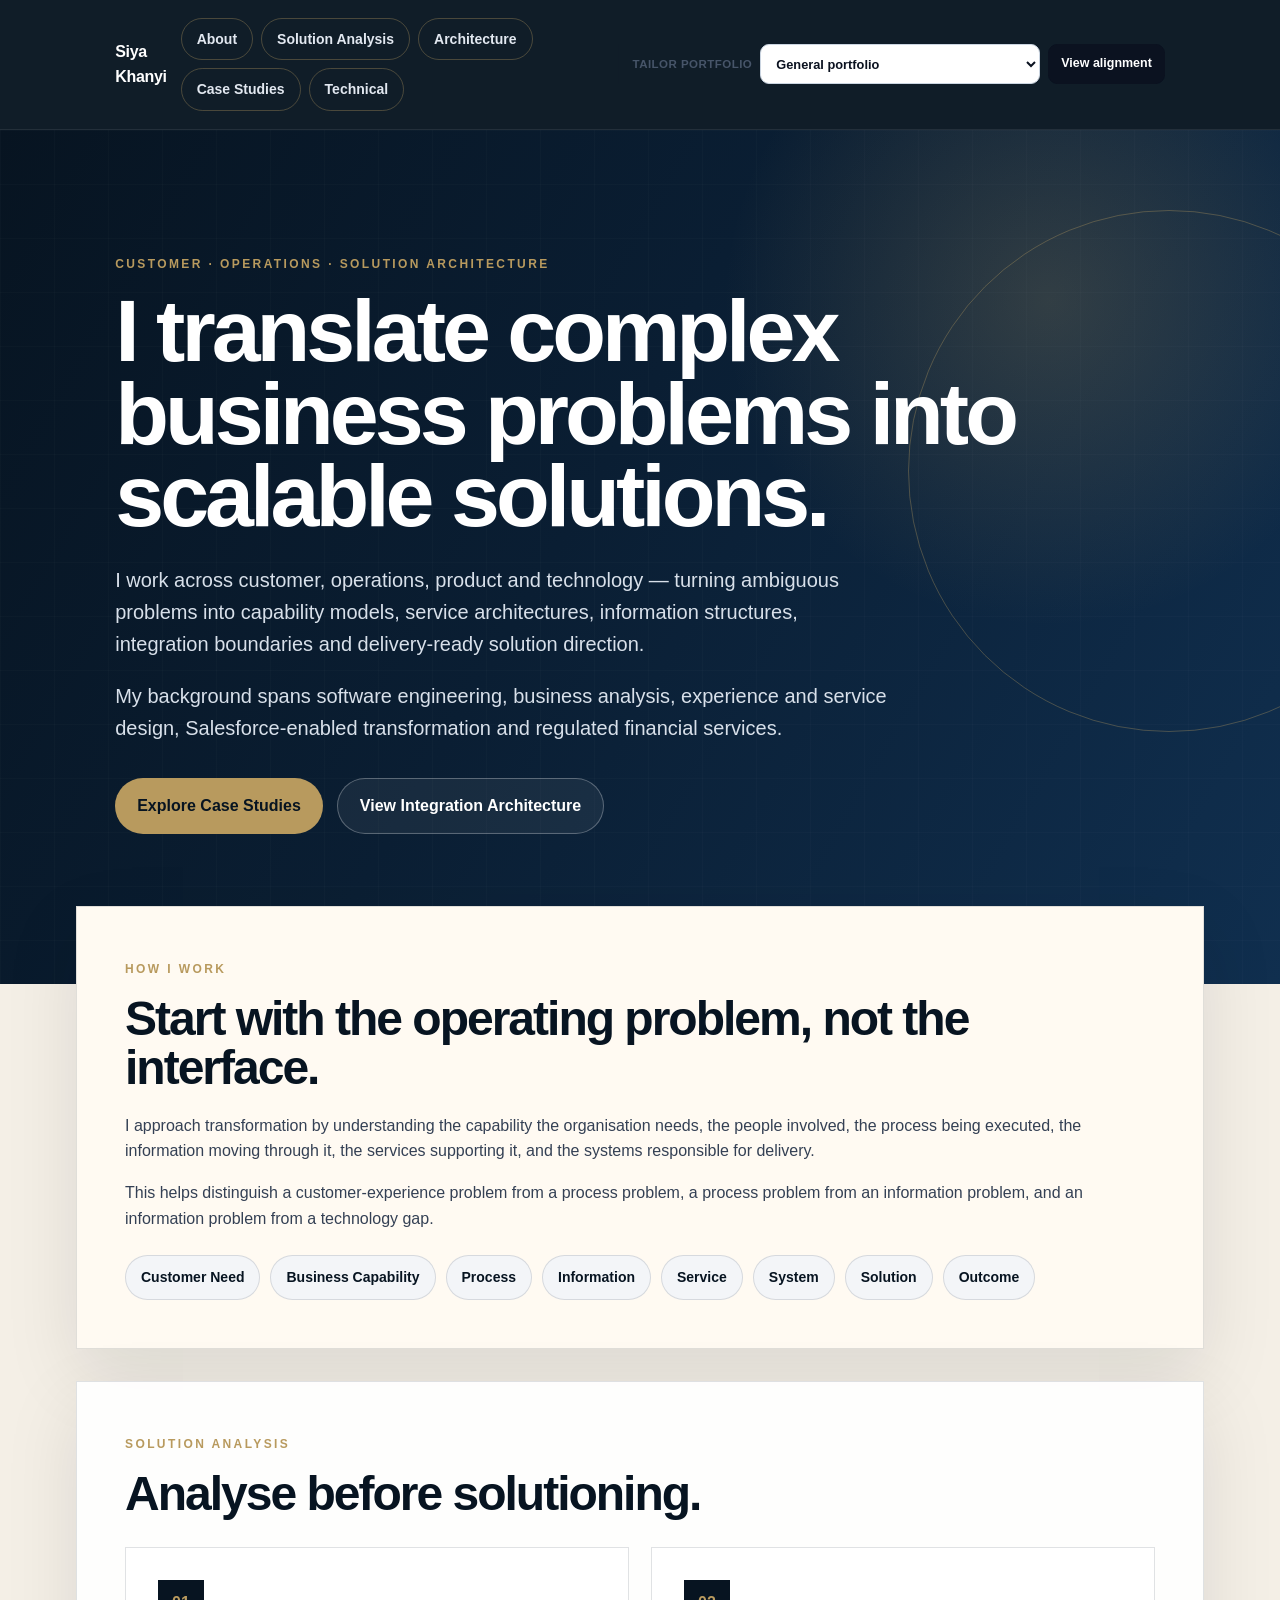
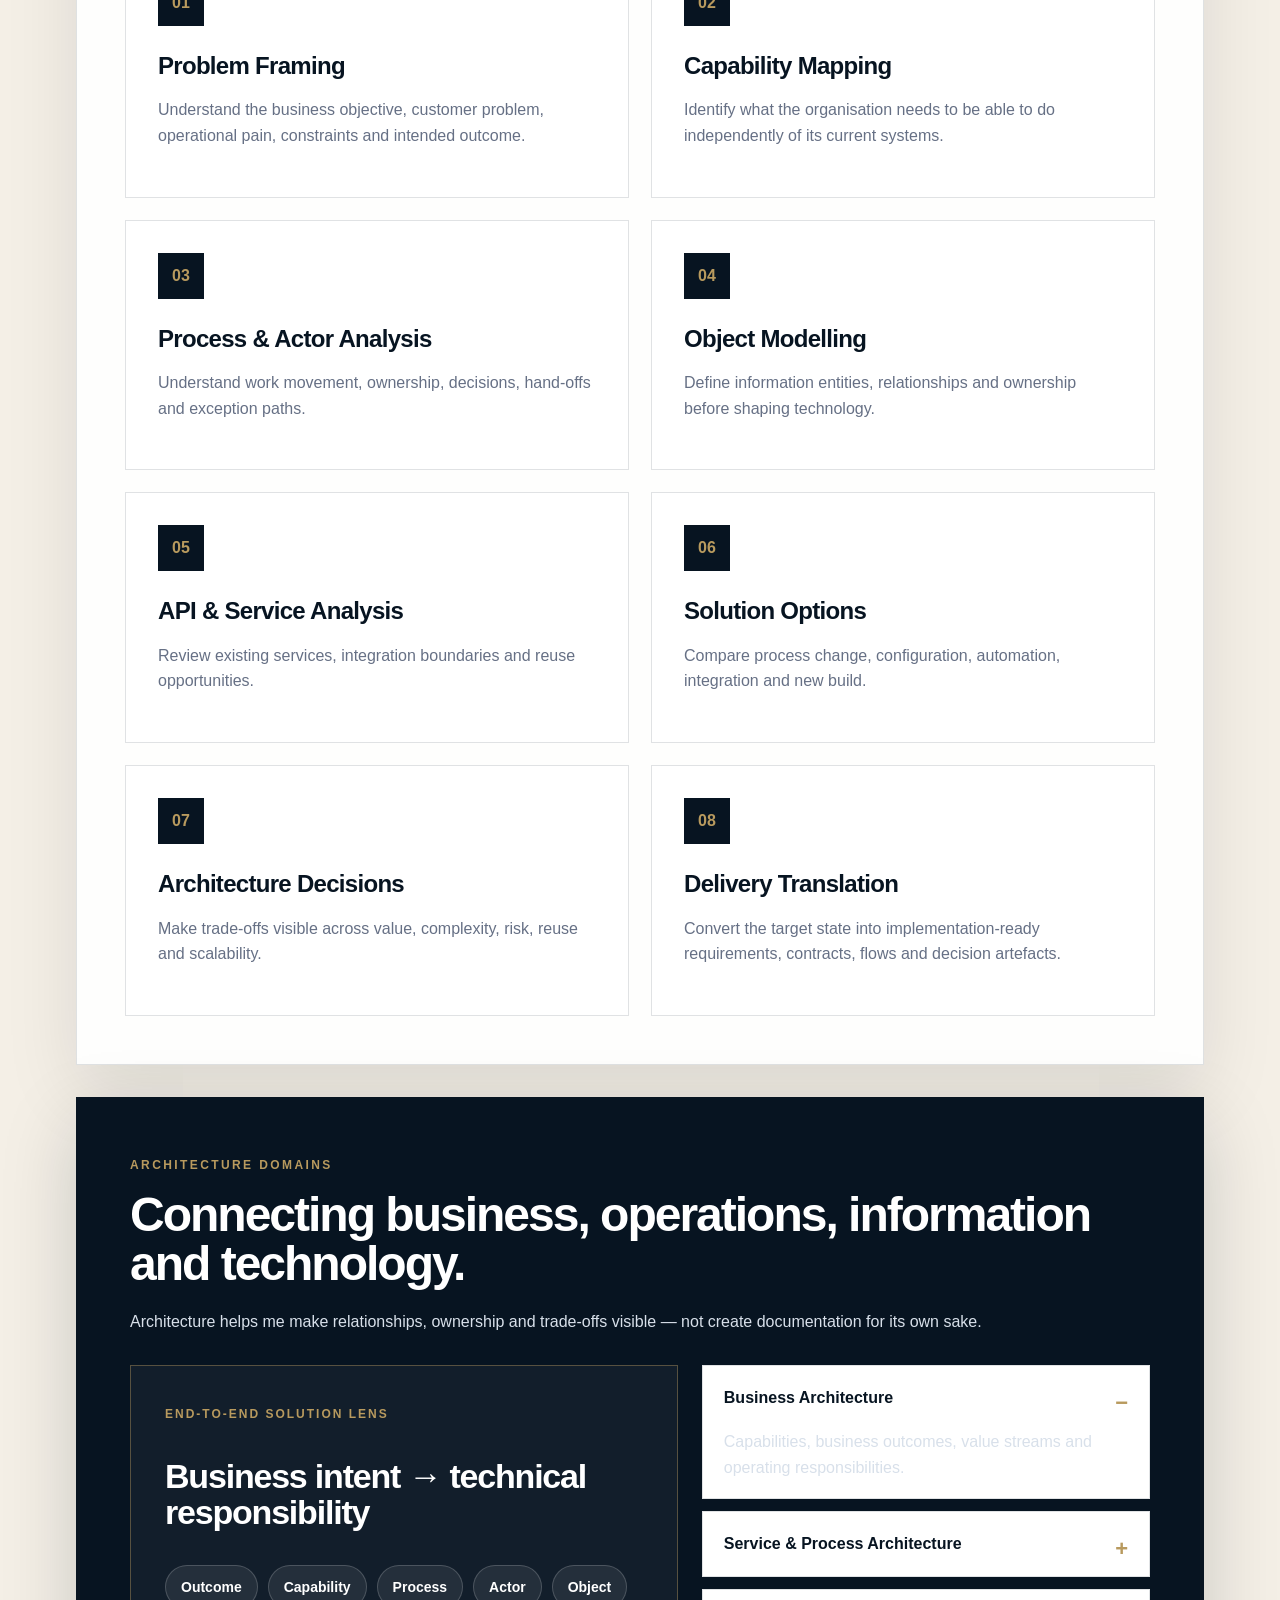
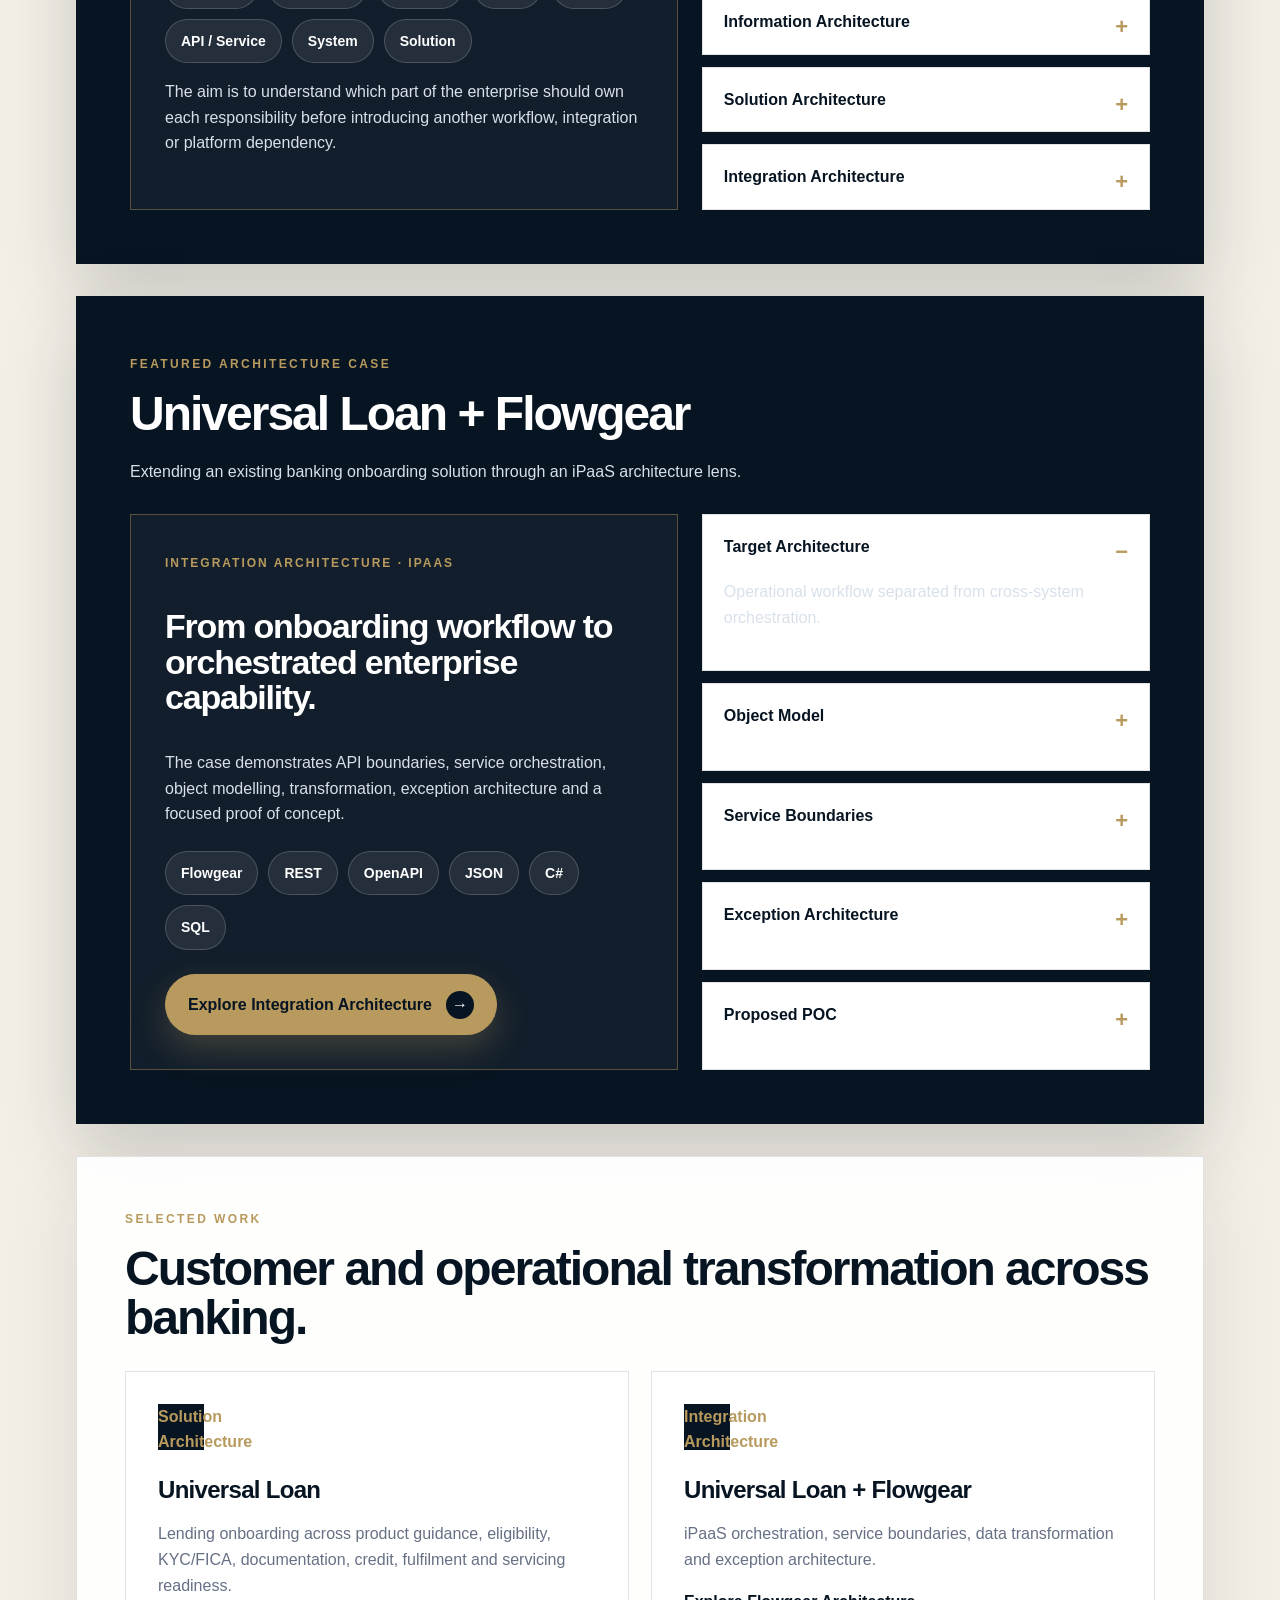
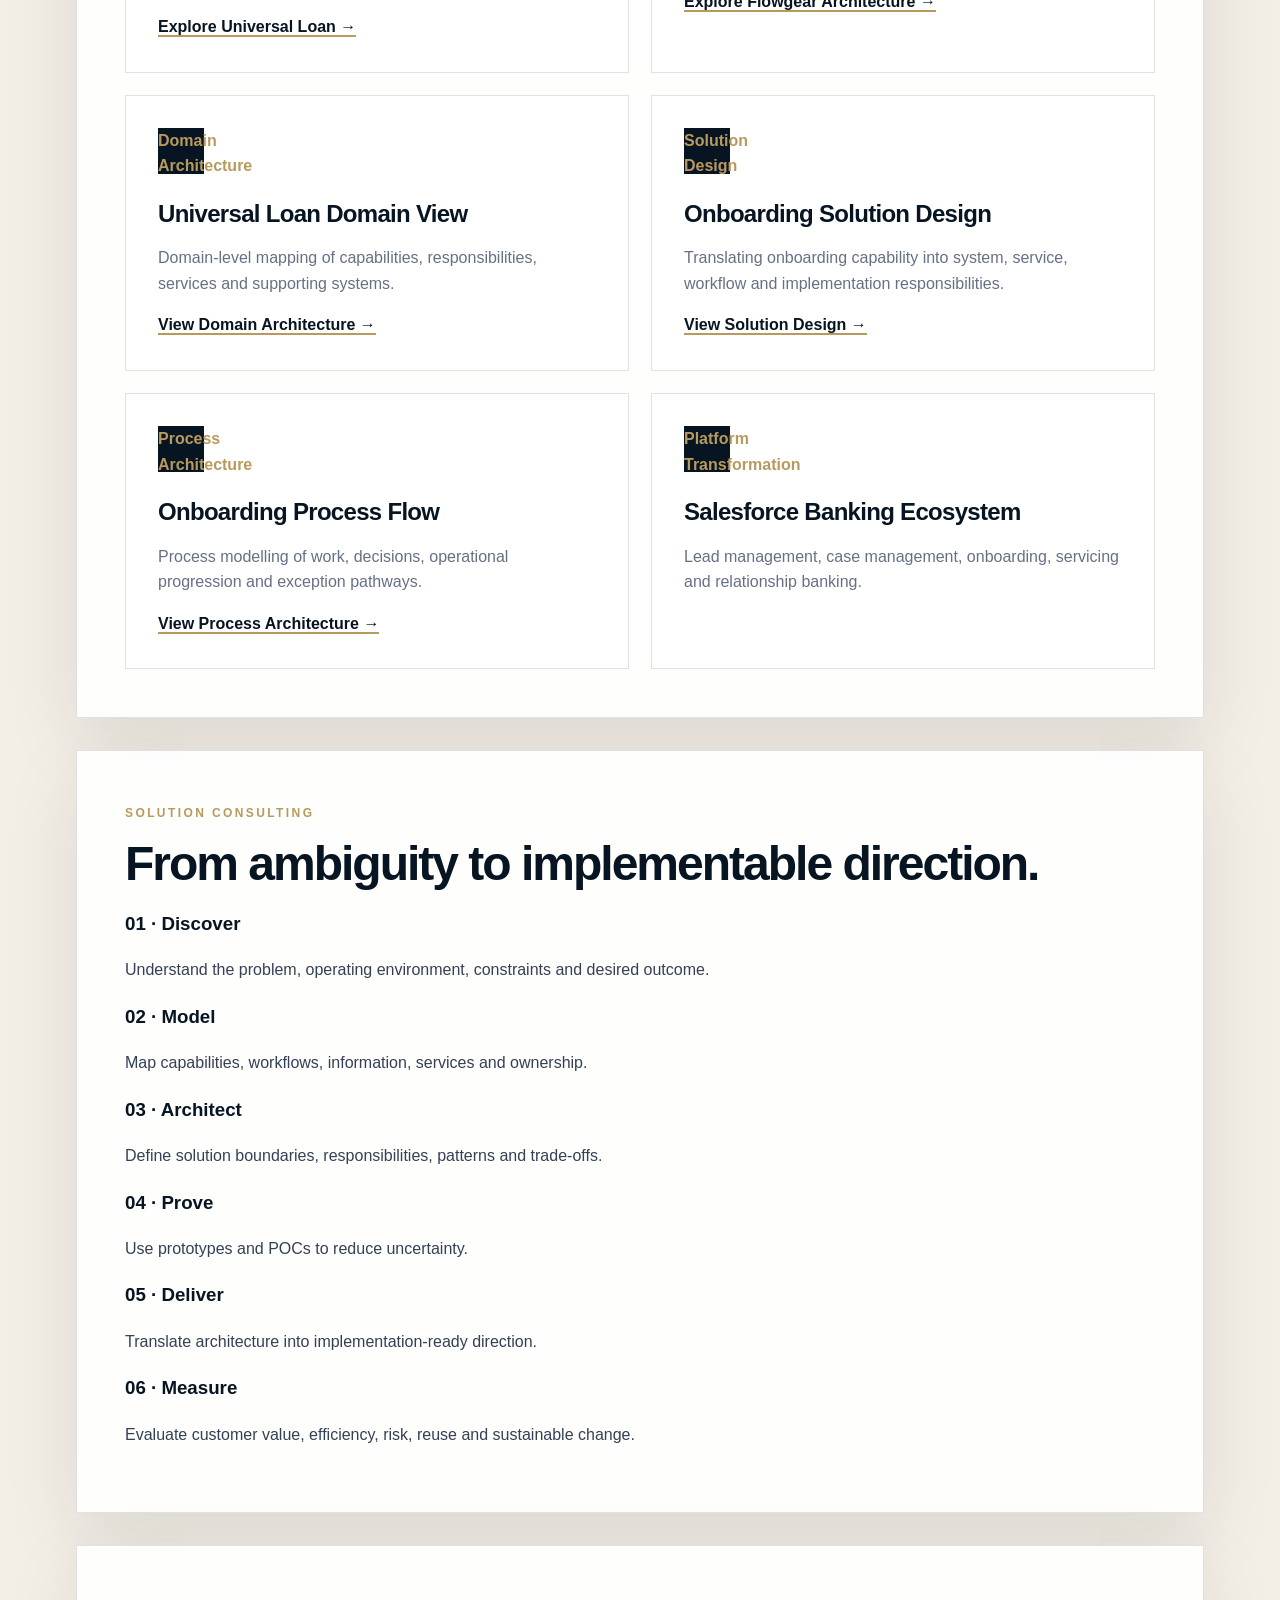
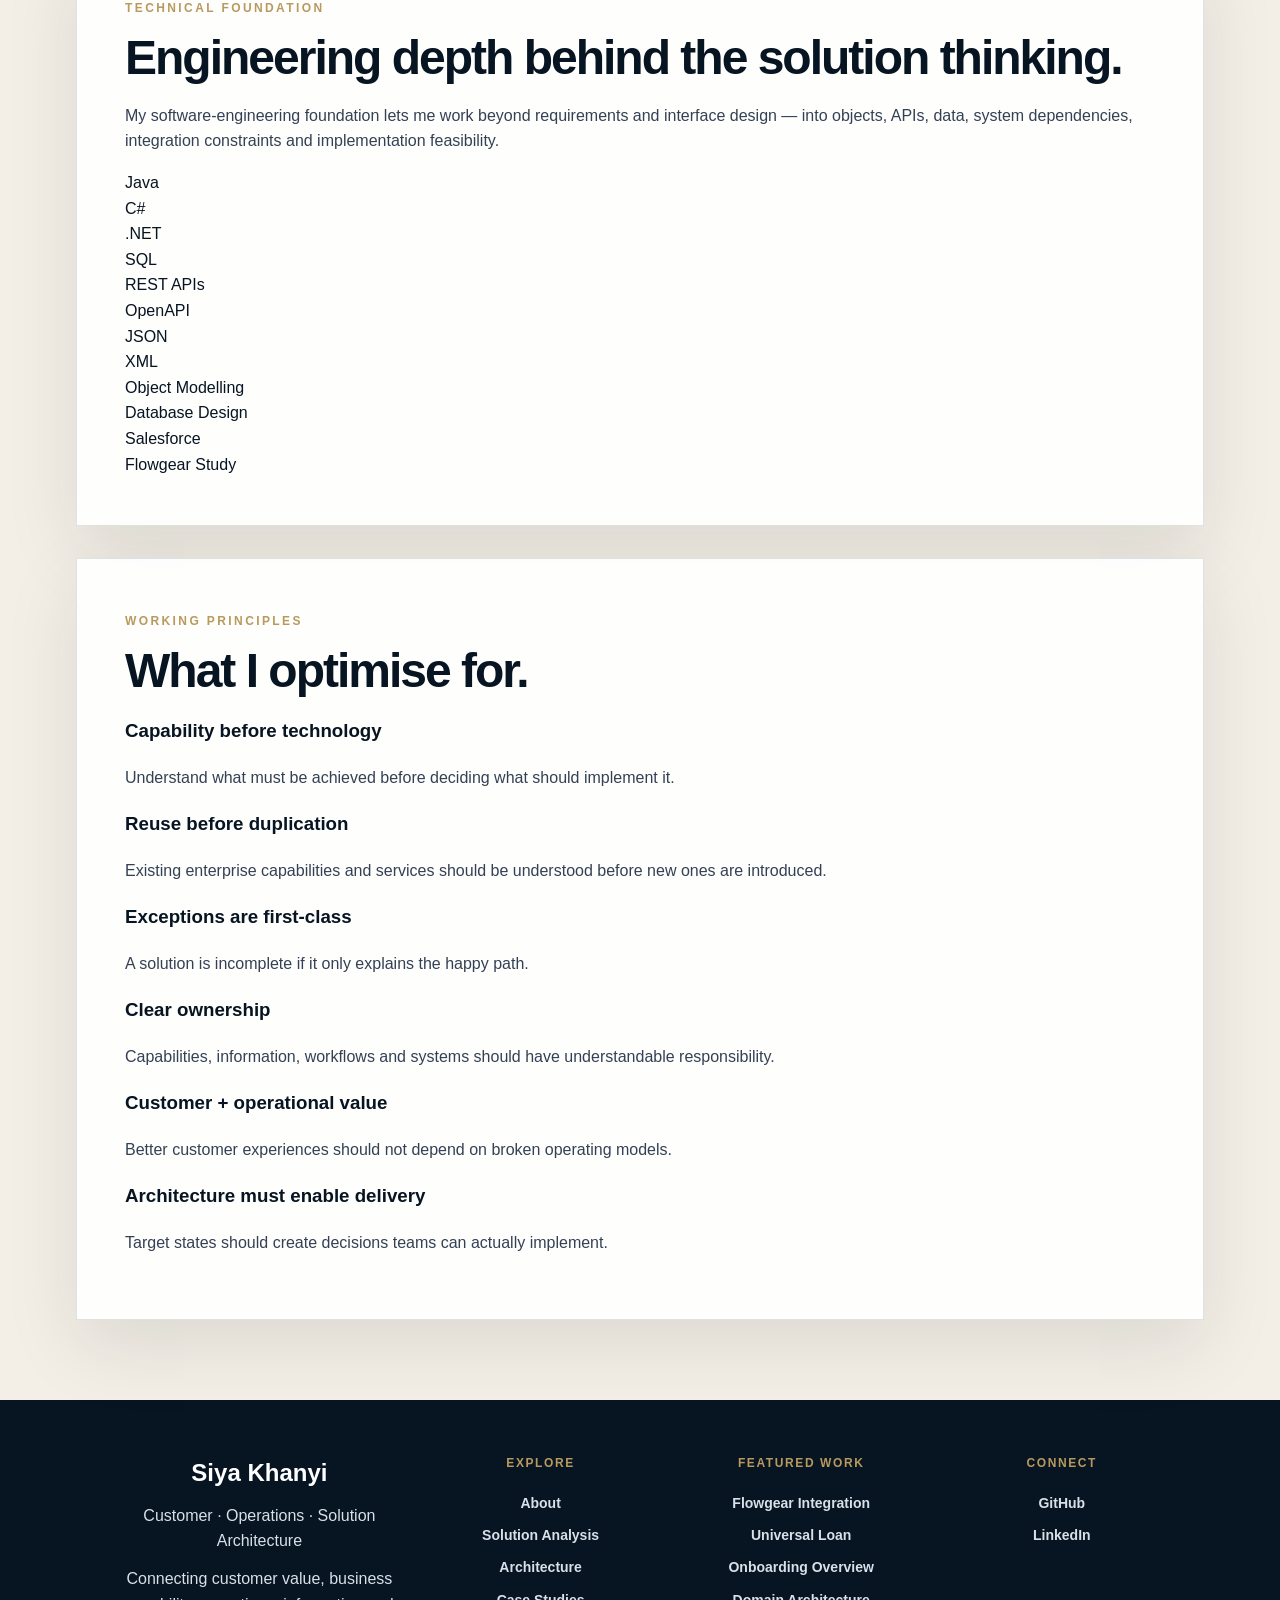
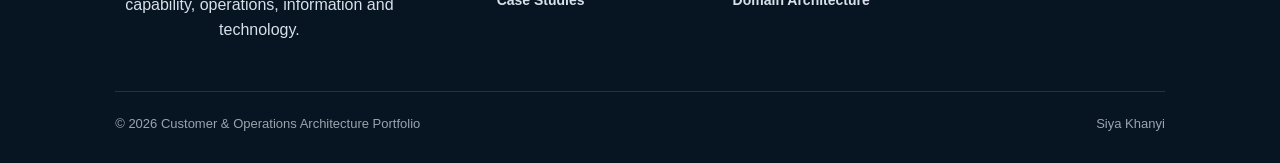
<file: index.html>
<!DOCTYPE html>
<html lang="en">

<head>

  <meta charset="UTF-8">

  <meta
    name="viewport"
    content="width=device-width, initial-scale=1.0"
  >

  <title>
    Siya Khanyi | Customer, Operations & Solution Architecture
  </title>

  <meta
    name="description"
    content="Customer, operations and solution architecture portfolio by Siya Khanyi, covering banking transformation, capability mapping, service architecture, integration thinking, Salesforce ecosystems and future-state solution design."
  >

  <link
    rel="stylesheet"
    href="style.css?v=10"
  >

</head>


<body>


<a
  class="skip-link"
  href="#main-content"
>
  Skip to main content
</a>



<!-- ============================================================
     NAVIGATION
     Global role selector is injected automatically.
     ============================================================ -->

<nav
  class="navbar"
  aria-label="Primary navigation"
>

  <div class="nav-brand">
    Siya Khanyi
  </div>


  <div class="nav-links">

    <a href="#about">
      About
    </a>

    <a href="#solution-analysis">
      Solution Analysis
    </a>

    <a href="#architecture">
      Architecture
    </a>

    <a href="#case-studies">
      Case Studies
    </a>

    <a href="#technical">
      Technical
    </a>

  </div>

</nav>



<!-- ============================================================
     ACTIVE ROLE CONTEXT
     Hidden for General Portfolio
     ============================================================ -->

<div
  class="role-context"
  id="portfolio-role-context"
  hidden
>
</div>



<!-- ============================================================
     HERO
     ============================================================ -->

<header class="hero">

  <div class="hero-inner">

    <span class="eyebrow">
      Customer · Operations · Solution Architecture
    </span>


    <h1>
      I translate complex business problems into scalable solutions.
    </h1>


    <p>
      I work across customer, operations, product and technology —
      turning ambiguous problems into capability models,
      service architectures,
      information structures,
      integration boundaries
      and delivery-ready solution direction.
    </p>


    <p>
      My background spans software engineering,
      business analysis,
      experience and service design,
      Salesforce-enabled transformation
      and regulated financial services.
    </p>


    <div class="hero-actions">

      <a
        class="button primary"
        href="#case-studies"
      >
        Explore Case Studies
      </a>


      <a
        class="button secondary"
        href="customer-onboarding/flowgear-integration-extension.html"
      >
        View Integration Architecture
      </a>

    </div>

  </div>

</header>



<main id="main-content">



<!-- ============================================================
     ROLE-TAILORED EVIDENCE
     Hidden automatically in General Portfolio mode
     ============================================================ -->

<section
  class="case-section tailored-evidence-section"
  id="tailored-evidence"
  aria-labelledby="tailored-title"
  hidden
>

  <div class="case-copy">

    <span
      class="section-kicker gold"
      id="tailored-eyebrow"
    >
      Role-Specific Evidence
    </span>


    <h2 id="tailored-title">
      Most relevant evidence
    </h2>


    <p id="tailored-summary">
    </p>

  </div>


  <div
    class="tailored-evidence-grid"
    id="tailored-evidence-grid"
  >
  </div>


  <div class="section-actions">

    <a
      class="button secondary"
      id="tailored-alignment-link"
      href="role-alignment.html"
    >
      View full role alignment
    </a>

  </div>

</section>



<!-- ============================================================
     HOW I WORK
     ============================================================ -->

<section
  class="panel intro-panel"
  id="about"
  aria-labelledby="about-heading"
>

  <span class="section-kicker">
    How I Work
  </span>


  <h2 id="about-heading">
    Start with the operating problem, not the interface.
  </h2>


  <p>
    I approach transformation by understanding
    the capability the organisation needs,
    the people involved,
    the process being executed,
    the information moving through it,
    the services supporting it,
    and the systems responsible for delivery.
  </p>


  <p>
    This helps distinguish
    a customer-experience problem
    from a process problem,
    a process problem from an information problem,
    and an information problem from a technology gap.
  </p>


  <div
    class="flow"
    aria-label="Solution analysis approach"
  >

    <span>
      Customer Need
    </span>

    <span>
      Business Capability
    </span>

    <span>
      Process
    </span>

    <span>
      Information
    </span>

    <span>
      Service
    </span>

    <span>
      System
    </span>

    <span>
      Solution
    </span>

    <span>
      Outcome
    </span>

  </div>

</section>



<!-- ============================================================
     SOLUTION ANALYSIS
     ============================================================ -->

<section
  class="panel"
  id="solution-analysis"
  aria-labelledby="solution-analysis-heading"
>

  <span class="section-kicker">
    Solution Analysis
  </span>


  <h2 id="solution-analysis-heading">
    Analyse before solutioning.
  </h2>


  <div class="domain-grid two">


    <article class="domain-card">

      <span class="number">
        01
      </span>

      <h3>
        Problem Framing
      </h3>

      <p>
        Understand the business objective,
        customer problem,
        operational pain,
        constraints
        and intended outcome.
      </p>

    </article>



    <article class="domain-card">

      <span class="number">
        02
      </span>

      <h3>
        Capability Mapping
      </h3>

      <p>
        Identify what the organisation
        needs to be able to do
        independently of its current systems.
      </p>

    </article>



    <article class="domain-card">

      <span class="number">
        03
      </span>

      <h3>
        Process & Actor Analysis
      </h3>

      <p>
        Understand work movement,
        ownership,
        decisions,
        hand-offs
        and exception paths.
      </p>

    </article>



    <article class="domain-card">

      <span class="number">
        04
      </span>

      <h3>
        Object Modelling
      </h3>

      <p>
        Define information entities,
        relationships
        and ownership
        before shaping technology.
      </p>

    </article>



    <article class="domain-card">

      <span class="number">
        05
      </span>

      <h3>
        API & Service Analysis
      </h3>

      <p>
        Review existing services,
        integration boundaries
        and reuse opportunities.
      </p>

    </article>



    <article class="domain-card">

      <span class="number">
        06
      </span>

      <h3>
        Solution Options
      </h3>

      <p>
        Compare process change,
        configuration,
        automation,
        integration
        and new build.
      </p>

    </article>



    <article class="domain-card">

      <span class="number">
        07
      </span>

      <h3>
        Architecture Decisions
      </h3>

      <p>
        Make trade-offs visible
        across value,
        complexity,
        risk,
        reuse
        and scalability.
      </p>

    </article>



    <article class="domain-card">

      <span class="number">
        08
      </span>

      <h3>
        Delivery Translation
      </h3>

      <p>
        Convert the target state
        into implementation-ready requirements,
        contracts,
        flows
        and decision artefacts.
      </p>

    </article>


  </div>

</section>



<!-- ============================================================
     ARCHITECTURE
     ============================================================ -->

<section
  class="case-section"
  id="architecture"
  aria-labelledby="architecture-heading"
>

  <div class="case-copy">

    <span class="section-kicker gold">
      Architecture Domains
    </span>


    <h2 id="architecture-heading">
      Connecting business, operations, information and technology.
    </h2>


    <p>
      Architecture helps me make
      relationships,
      ownership
      and trade-offs visible —
      not create documentation for its own sake.
    </p>

  </div>



  <div class="case-layout">


    <article class="featured-case">

      <span class="case-status">
        End-to-End Solution Lens
      </span>


      <h3>
        Business intent → technical responsibility
      </h3>


      <div class="flow dark-flow">

        <span>
          Outcome
        </span>

        <span>
          Capability
        </span>

        <span>
          Process
        </span>

        <span>
          Actor
        </span>

        <span>
          Object
        </span>

        <span>
          API / Service
        </span>

        <span>
          System
        </span>

        <span>
          Solution
        </span>

      </div>


      <p>
        The aim is to understand which part
        of the enterprise should own each responsibility
        before introducing another workflow,
        integration
        or platform dependency.
      </p>

    </article>



    <div class="roadmap">


      <details open>

        <summary>
          Business Architecture
        </summary>

        <p>
          Capabilities,
          business outcomes,
          value streams
          and operating responsibilities.
        </p>

      </details>



      <details>

        <summary>
          Service & Process Architecture
        </summary>

        <p>
          Customer journeys,
          workflows,
          actors,
          hand-offs,
          controls
          and exceptions.
        </p>

      </details>



      <details>

        <summary>
          Information Architecture
        </summary>

        <p>
          Business objects,
          relationships,
          ownership
          and information movement.
        </p>

      </details>



      <details>

        <summary>
          Solution Architecture
        </summary>

        <p>
          Platforms,
          services,
          system responsibilities,
          implementation boundaries
          and delivery options.
        </p>

      </details>



      <details>

        <summary>
          Integration Architecture
        </summary>

        <p>
          APIs,
          orchestration,
          transformation,
          routing,
          exceptions
          and reusable service boundaries.
        </p>

      </details>


    </div>

  </div>

</section>



<!-- ============================================================
     FEATURED INTEGRATION CASE
     ============================================================ -->

<section
  class="case-section"
  aria-labelledby="featured-case-heading"
>

  <div class="case-copy">

    <span class="section-kicker gold">
      Featured Architecture Case
    </span>


    <h2 id="featured-case-heading">
      Universal Loan + Flowgear
    </h2>


    <p>
      Extending an existing banking onboarding solution
      through an iPaaS architecture lens.
    </p>

  </div>



  <div class="case-layout">


    <article class="featured-case">

      <span class="case-status">
        Integration Architecture · iPaaS
      </span>


      <h3>
        From onboarding workflow to orchestrated enterprise capability.
      </h3>


      <p>
        The case demonstrates
        API boundaries,
        service orchestration,
        object modelling,
        transformation,
        exception architecture
        and a focused proof of concept.
      </p>


      <div class="flow dark-flow">

        <span>
          Flowgear
        </span>

        <span>
          REST
        </span>

        <span>
          OpenAPI
        </span>

        <span>
          JSON
        </span>

        <span>
          C#
        </span>

        <span>
          SQL
        </span>

      </div>


      <a
        class="case-cta"
        href="customer-onboarding/flowgear-integration-extension.html"
      >
        Explore Integration Architecture
        <span aria-hidden="true">→</span>
      </a>

    </article>



    <div class="roadmap">


      <details open>

        <summary>
          Target Architecture
        </summary>

        <p>
          Operational workflow separated
          from cross-system orchestration.
        </p>

      </details>



      <details>

        <summary>
          Object Model
        </summary>

        <p>
          Business information modelled independently
          of current implementation technology.
        </p>

      </details>



      <details>

        <summary>
          Service Boundaries
        </summary>

        <p>
          Eligibility,
          compliance,
          document,
          credit
          and fulfilment as reusable services.
        </p>

      </details>



      <details>

        <summary>
          Exception Architecture
        </summary>

        <p>
          Failure states given
          explicit ownership
          and recovery pathways.
        </p>

      </details>



      <details>

        <summary>
          Proposed POC
        </summary>

        <p>
          Eligibility orchestration used
          to prove the core integration pattern.
        </p>

      </details>


    </div>

  </div>

</section>



<!-- ============================================================
     SELECTED WORK
     ============================================================ -->

<section
  class="panel"
  id="case-studies"
  aria-labelledby="case-studies-heading"
>

  <span class="section-kicker">
    Selected Work
  </span>


  <h2 id="case-studies-heading">
    Customer and operational transformation across banking.
  </h2>


  <div class="domain-grid">


    <article class="domain-card">

      <span class="number">
        Solution Architecture
      </span>


      <h3>
        Universal Loan
      </h3>


      <p>
        Lending onboarding across
        product guidance,
        eligibility,
        KYC/FICA,
        documentation,
        credit,
        fulfilment
        and servicing readiness.
      </p>


      <a href="customer-onboarding/index.html">
        Explore Universal Loan →
      </a>

    </article>



    <article class="domain-card">

      <span class="number">
        Integration Architecture
      </span>


      <h3>
        Universal Loan + Flowgear
      </h3>


      <p>
        iPaaS orchestration,
        service boundaries,
        data transformation
        and exception architecture.
      </p>


      <a href="customer-onboarding/flowgear-integration-extension.html">
        Explore Flowgear Architecture →
      </a>

    </article>



    <article class="domain-card">

      <span class="number">
        Domain Architecture
      </span>


      <h3>
        Universal Loan Domain View
      </h3>


      <p>
        Domain-level mapping of capabilities,
        responsibilities,
        services
        and supporting systems.
      </p>


      <a href="customer-onboarding/4.%20Domain%20Architecture%20Diagram%20.pdf">
        View Domain Architecture →
      </a>

    </article>



    <article class="domain-card">

      <span class="number">
        Solution Design
      </span>


      <h3>
        Onboarding Solution Design
      </h3>


      <p>
        Translating onboarding capability
        into system,
        service,
        workflow
        and implementation responsibilities.
      </p>


      <a href="customer-onboarding/5.%20Onboarding%20Solution%20Design%20.PNG">
        View Solution Design →
      </a>

    </article>



    <article class="domain-card">

      <span class="number">
        Process Architecture
      </span>


      <h3>
        Onboarding Process Flow
      </h3>


      <p>
        Process modelling of work,
        decisions,
        operational progression
        and exception pathways.
      </p>


      <a href="customer-onboarding/6.%20Universal%20Loan%20onboarding%20Flow%20Chart.pdf">
        View Process Architecture →
      </a>

    </article>



    <article class="domain-card">

      <span class="number">
        Platform Transformation
      </span>


      <h3>
        Salesforce Banking Ecosystem
      </h3>


      <p>
        Lead management,
        case management,
        onboarding,
        servicing
        and relationship banking.
      </p>

    </article>


  </div>

</section>



<!-- ============================================================
     SOLUTION CONSULTING
     ============================================================ -->

<section
  class="panel"
  aria-labelledby="consulting-heading"
>

  <span class="section-kicker">
    Solution Consulting
  </span>


  <h2 id="consulting-heading">
    From ambiguity to implementable direction.
  </h2>


  <div class="compact-grid">

    <article class="compact-card">

      <h3>
        01 · Discover
      </h3>

      <p>
        Understand the problem,
        operating environment,
        constraints
        and desired outcome.
      </p>

    </article>


    <article class="compact-card">

      <h3>
        02 · Model
      </h3>

      <p>
        Map capabilities,
        workflows,
        information,
        services
        and ownership.
      </p>

    </article>


    <article class="compact-card">

      <h3>
        03 · Architect
      </h3>

      <p>
        Define solution boundaries,
        responsibilities,
        patterns
        and trade-offs.
      </p>

    </article>


    <article class="compact-card">

      <h3>
        04 · Prove
      </h3>

      <p>
        Use prototypes
        and POCs
        to reduce uncertainty.
      </p>

    </article>


    <article class="compact-card">

      <h3>
        05 · Deliver
      </h3>

      <p>
        Translate architecture
        into implementation-ready direction.
      </p>

    </article>


    <article class="compact-card">

      <h3>
        06 · Measure
      </h3>

      <p>
        Evaluate customer value,
        efficiency,
        risk,
        reuse
        and sustainable change.
      </p>

    </article>

  </div>

</section>



<!-- ============================================================
     TECHNICAL FOUNDATION
     ============================================================ -->

<section
  class="panel"
  id="technical"
  aria-labelledby="technical-heading"
>

  <span class="section-kicker">
    Technical Foundation
  </span>


  <h2 id="technical-heading">
    Engineering depth behind the solution thinking.
  </h2>


  <p>
    My software-engineering foundation lets me work
    beyond requirements and interface design —
    into objects,
    APIs,
    data,
    system dependencies,
    integration constraints
    and implementation feasibility.
  </p>


  <div class="technical-strip">

    <div class="technical-pill">
      Java
    </div>

    <div class="technical-pill">
      C#
    </div>

    <div class="technical-pill">
      .NET
    </div>

    <div class="technical-pill">
      SQL
    </div>

    <div class="technical-pill">
      REST APIs
    </div>

    <div class="technical-pill">
      OpenAPI
    </div>

    <div class="technical-pill">
      JSON
    </div>

    <div class="technical-pill">
      XML
    </div>

    <div class="technical-pill">
      Object Modelling
    </div>

    <div class="technical-pill">
      Database Design
    </div>

    <div class="technical-pill">
      Salesforce
    </div>

    <div class="technical-pill">
      Flowgear Study
    </div>

  </div>

</section>



<!-- ============================================================
     PRINCIPLES
     ============================================================ -->

<section
  class="panel"
  aria-labelledby="principles-heading"
>

  <span class="section-kicker">
    Working Principles
  </span>


  <h2 id="principles-heading">
    What I optimise for.
  </h2>


  <div class="compact-grid">

    <article class="compact-card">

      <h3>
        Capability before technology
      </h3>

      <p>
        Understand what must be achieved
        before deciding what should implement it.
      </p>

    </article>


    <article class="compact-card">

      <h3>
        Reuse before duplication
      </h3>

      <p>
        Existing enterprise capabilities
        and services should be understood
        before new ones are introduced.
      </p>

    </article>


    <article class="compact-card">

      <h3>
        Exceptions are first-class
      </h3>

      <p>
        A solution is incomplete
        if it only explains the happy path.
      </p>

    </article>


    <article class="compact-card">

      <h3>
        Clear ownership
      </h3>

      <p>
        Capabilities,
        information,
        workflows
        and systems should have understandable responsibility.
      </p>

    </article>


    <article class="compact-card">

      <h3>
        Customer + operational value
      </h3>

      <p>
        Better customer experiences
        should not depend on broken operating models.
      </p>

    </article>


    <article class="compact-card">

      <h3>
        Architecture must enable delivery
      </h3>

      <p>
        Target states should create
        decisions teams can actually implement.
      </p>

    </article>

  </div>

</section>



</main>



<!-- ============================================================
     FOOTER
     ============================================================ -->

<footer class="site-footer">

  <div class="footer-grid">


    <div class="footer-brand">

      <h3>
        Siya Khanyi
      </h3>

      <p>
        Customer · Operations · Solution Architecture
      </p>

      <p>
        Connecting customer value,
        business capability,
        operations,
        information
        and technology.
      </p>

    </div>



    <div class="footer-column">

      <h4>
        Explore
      </h4>

      <a href="#about">
        About
      </a>

      <a href="#solution-analysis">
        Solution Analysis
      </a>

      <a href="#architecture">
        Architecture
      </a>

      <a href="#case-studies">
        Case Studies
      </a>

    </div>



    <div class="footer-column">

      <h4>
        Featured Work
      </h4>

      <a href="customer-onboarding/flowgear-integration-extension.html">
        Flowgear Integration
      </a>

      <a href="customer-onboarding/index.html">
        Universal Loan
      </a>

      <a href="customer-onboarding/overview.html">
        Onboarding Overview
      </a>

      <a href="customer-onboarding/4.%20Domain%20Architecture%20Diagram%20.pdf">
        Domain Architecture
      </a>

    </div>



    <div class="footer-column">

      <h4>
        Connect
      </h4>

      <a href="https://github.com/cKhanyi/customer-operations-transformation">
        GitHub
      </a>

      <a href="https://linkedin.com/in/siyabonga-k-4043a017b">
        LinkedIn
      </a>

    </div>


  </div>


  <div class="footer-bottom">

    <span>
      © 2026 Customer & Operations Architecture Portfolio
    </span>

    <span>
      Siya Khanyi
    </span>

  </div>

</footer>



<!-- ============================================================
     GLOBAL ROLE TAILORING
     Data must load before switcher.
     ============================================================ -->

<script
  src="role-alignment-data.js"
  defer
></script>


<script
  src="portfolio-role-switcher.js"
  defer
></script>


</body>

</html>
</file>
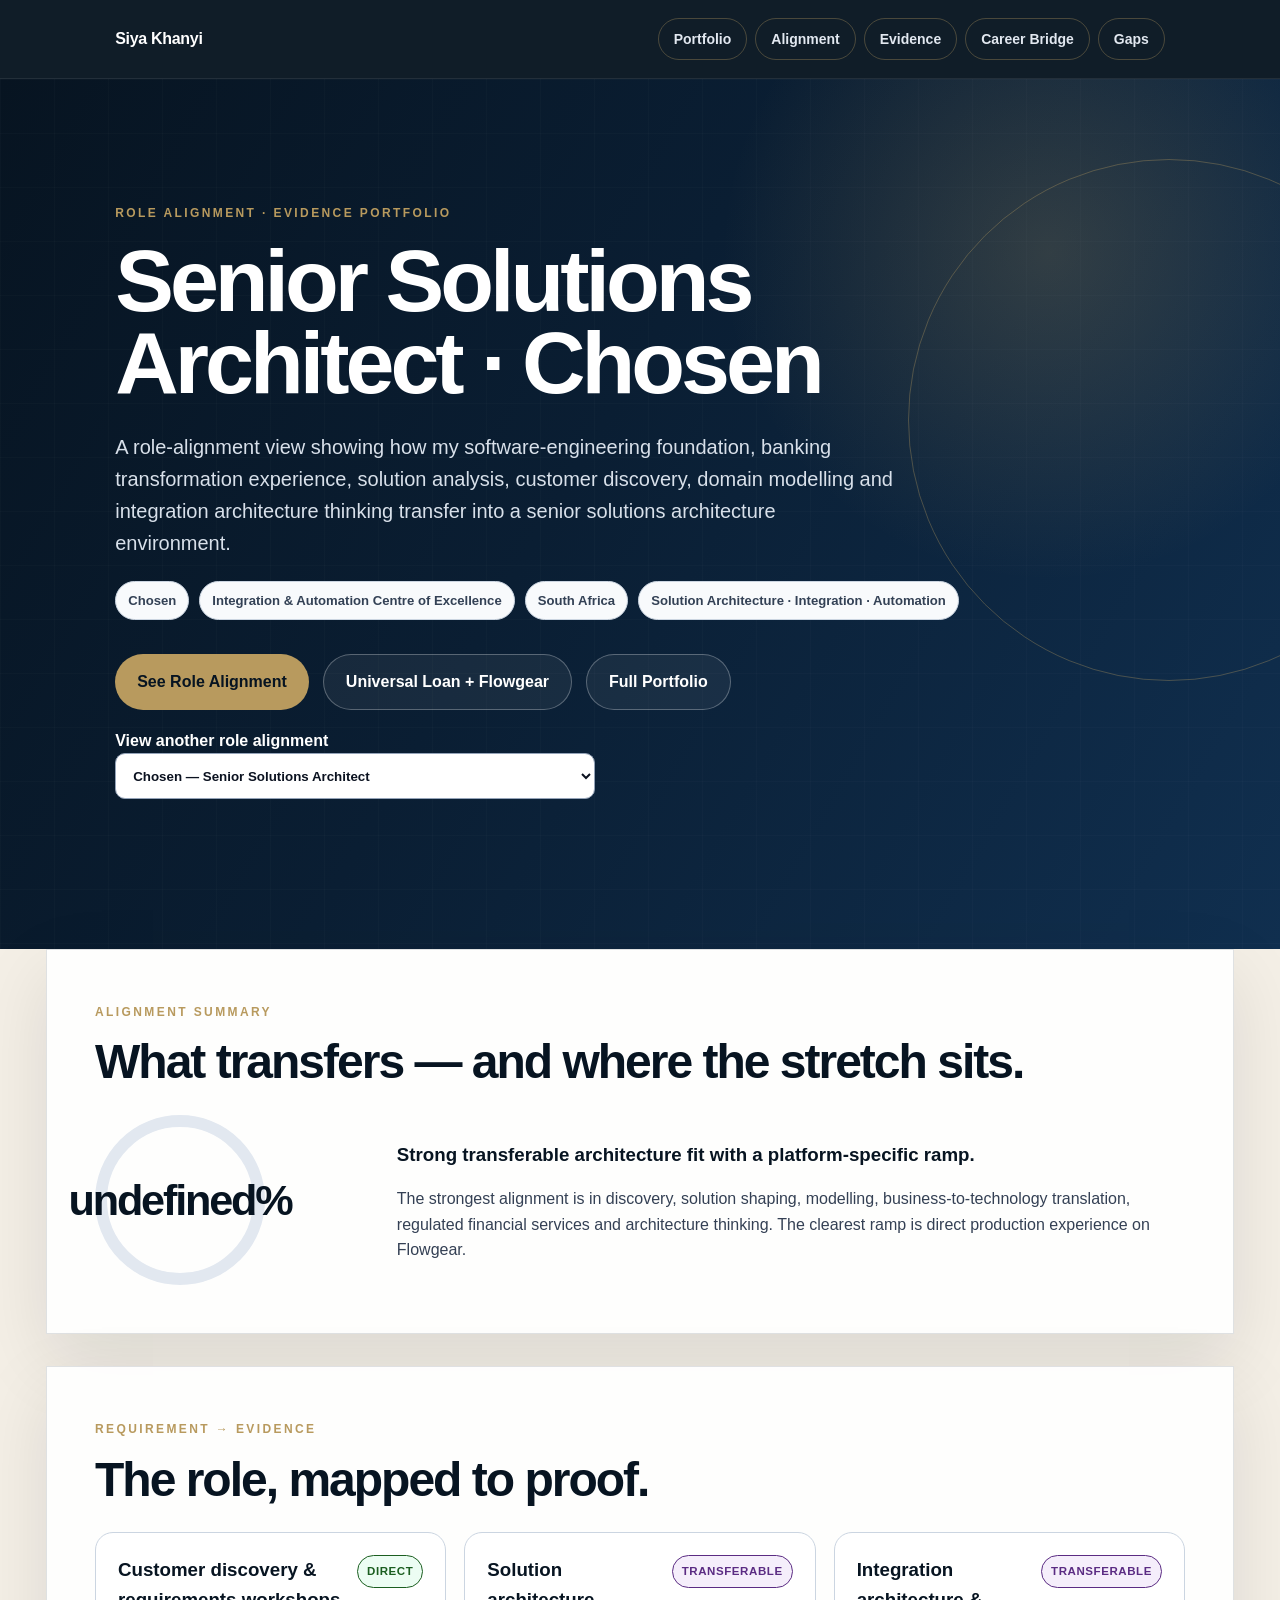
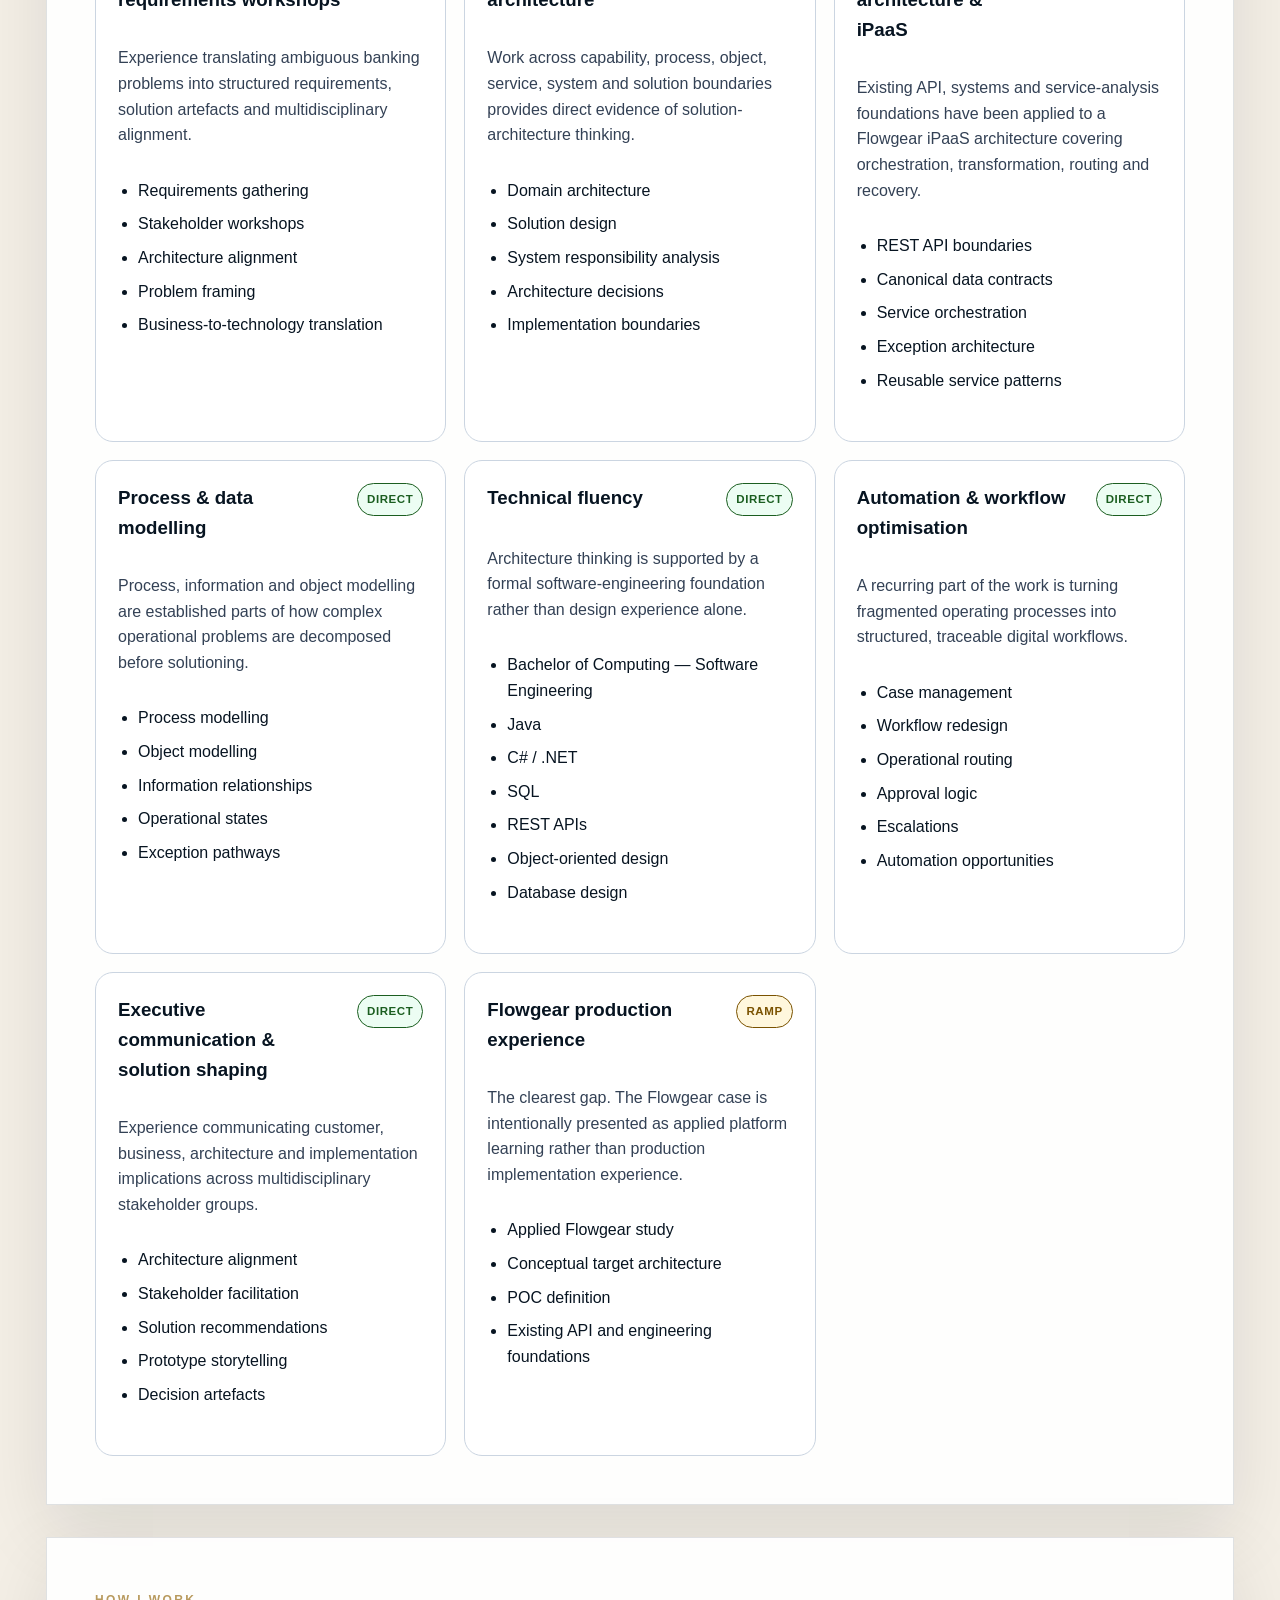
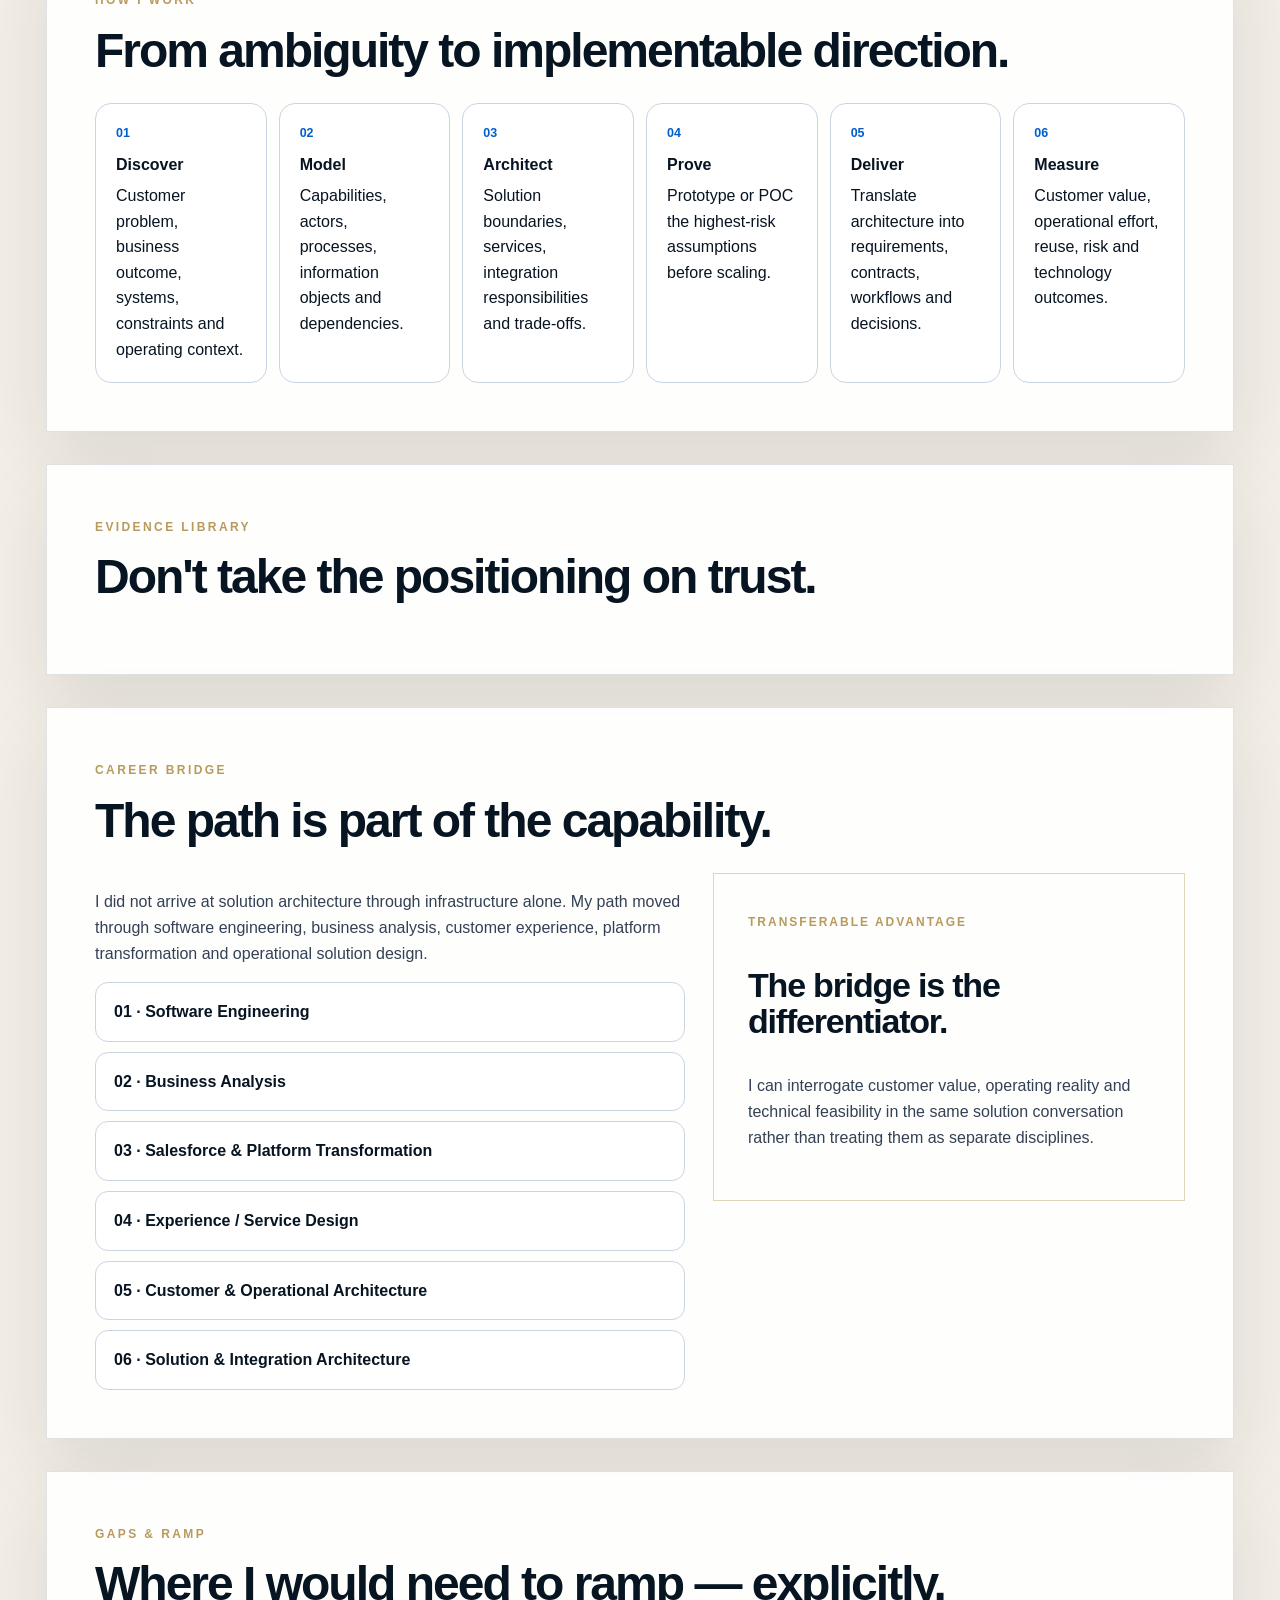
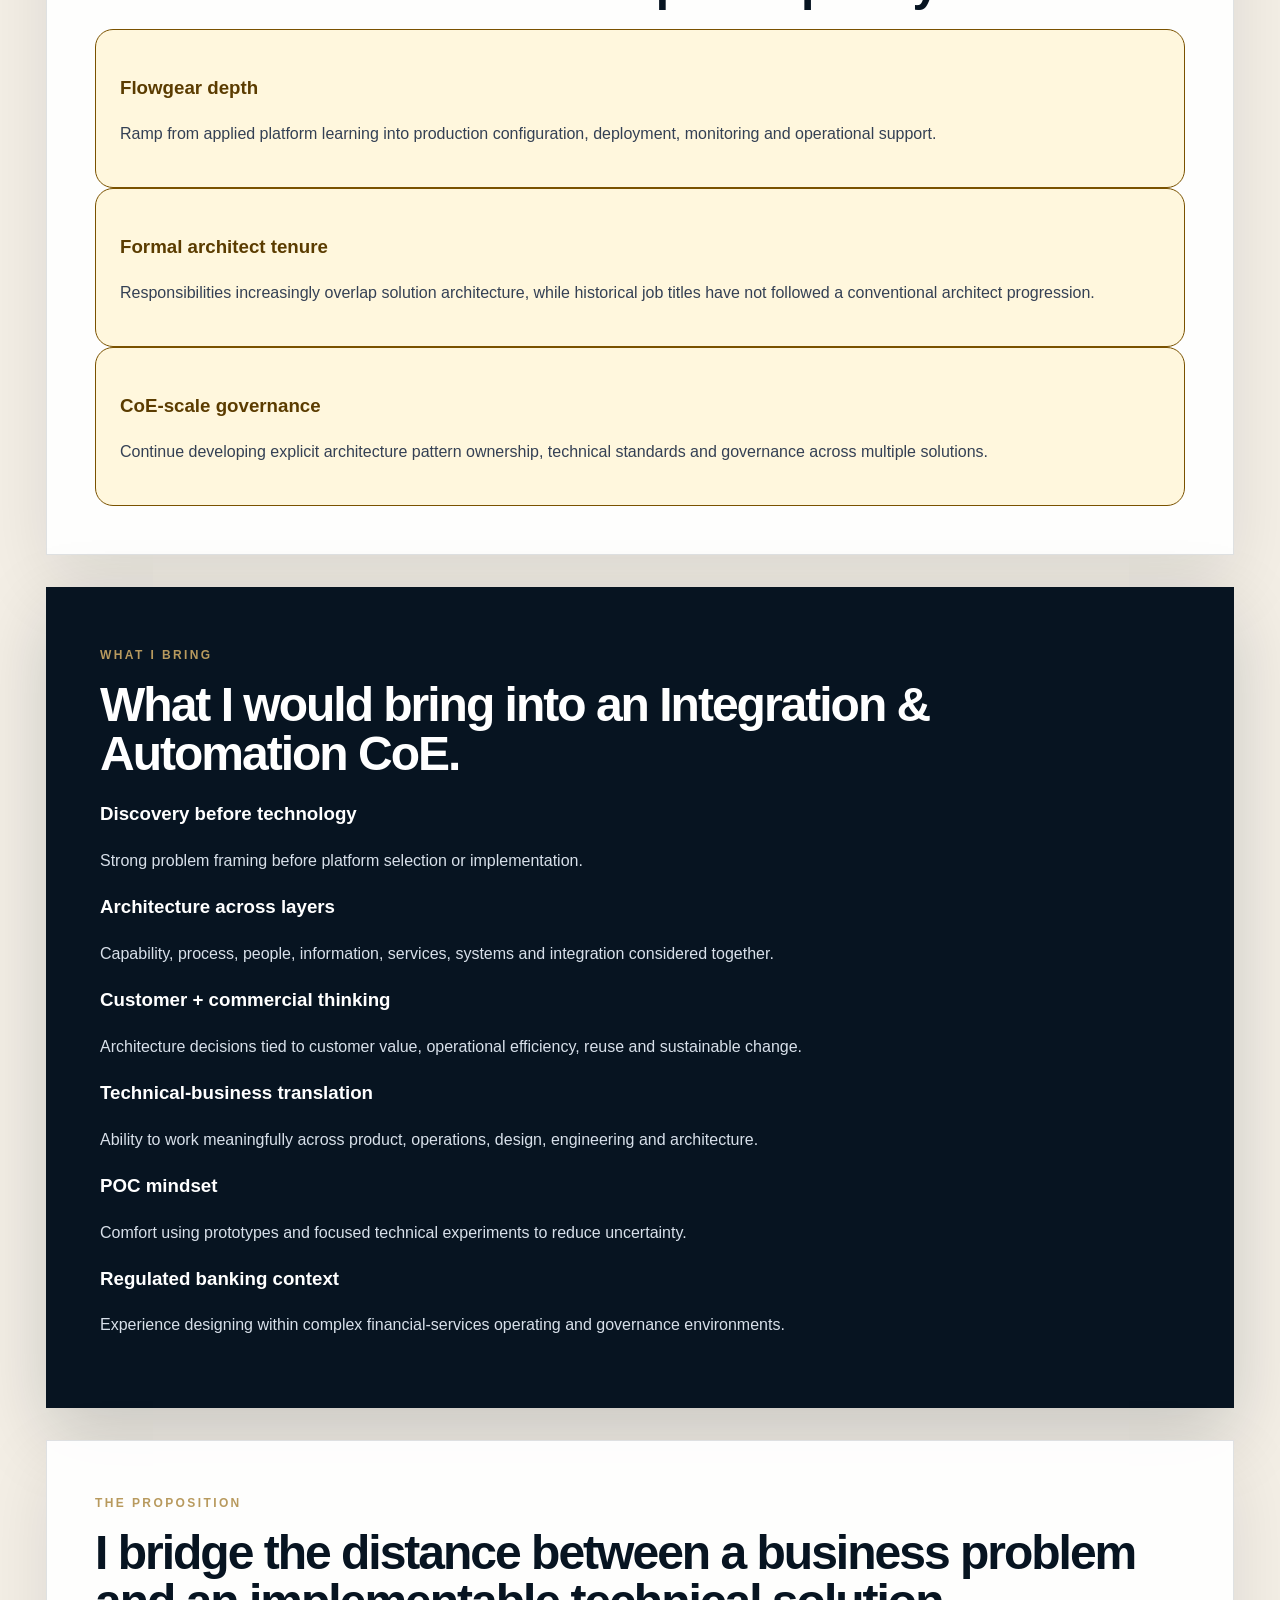
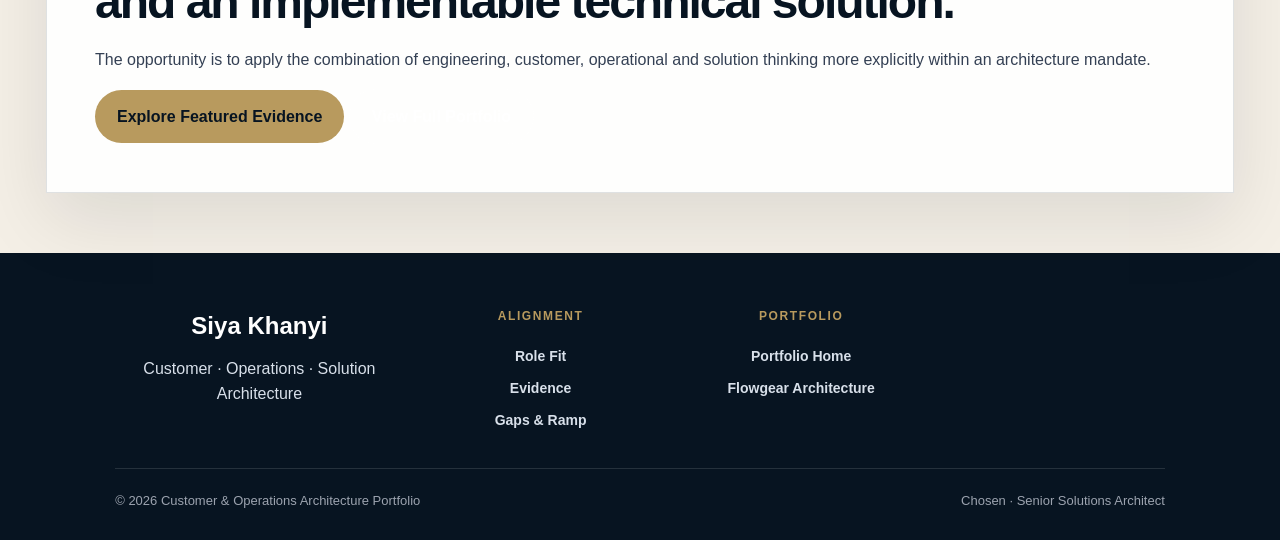
<file: role-alignment.html>
<!DOCTYPE html>
<html lang="en">

<head>

  <meta charset="UTF-8">

  <meta
    name="viewport"
    content="width=device-width, initial-scale=1.0"
  >

  <title>Role Alignment | Siya Khanyi</title>

  <meta
    name="description"
    content="Evidence-led role alignment portfolio for Siya Khanyi."
  >

  <link
    rel="stylesheet"
    href="style.css?v=8"
  >

  <style>

    /* =========================================================
       ROLE ALIGNMENT — PAGE-SPECIFIC ADDITIONS
       ========================================================= */

    .role-page {
      max-width: 1240px;
      margin: 0 auto;
    }


    .role-meta {
      display: flex;
      flex-wrap: wrap;
      gap: 10px;
      margin-top: 22px;
    }


    .role-meta span {
      padding: 8px 12px;

      background: #F8FAFC;

      border: 1px solid #CBD5E1;
      border-radius: 999px;

      color: #334155;

      font-size: 0.82rem;
      font-weight: 800;
    }


    .alignment-score {
      display: grid;

      grid-template-columns:
        minmax(180px, 0.35fr)
        minmax(0, 1fr);

      gap: 26px;

      align-items: center;

      margin-top: 28px;
    }


    .score-number {
      display: flex;

      align-items: center;
      justify-content: center;

      width: 170px;
      height: 170px;

      border: 12px solid #E2E8F0;
      border-radius: 50%;

      font-size: 2.7rem;
      font-weight: 900;

      letter-spacing: -0.05em;
    }


    .score-copy h3 {
      margin-bottom: 8px;
    }


    .alignment-grid {
      display: grid;

      grid-template-columns:
        repeat(auto-fit, minmax(280px, 1fr));

      gap: 18px;

      margin-top: 28px;
    }


    .alignment-card {
      display: flex;
      flex-direction: column;

      padding: 22px;

      background: #FFFFFF;

      border: 1px solid #CBD5E1;
      border-radius: 18px;
    }


    .alignment-card-head {
      display: flex;
      align-items: flex-start;
      justify-content: space-between;

      gap: 14px;

      margin-bottom: 14px;
    }


    .alignment-card h3 {
      margin: 0;
    }


    .alignment-status {
      flex: 0 0 auto;

      padding: 6px 9px;

      border-radius: 999px;

      font-size: 0.72rem;
      font-weight: 900;

      text-transform: uppercase;
      letter-spacing: 0.05em;
    }


    .status-strong {
      color: #1B5E20;
      background: #ECFDF3;

      border: 1px solid #1B5E20;
    }


    .status-transferable {
      color: #5B2C83;
      background: #F5EEFB;

      border: 1px solid #5B2C83;
    }


    .status-developing {
      color: #7A5200;
      background: #FFF7DD;

      border: 1px solid #7A5200;
    }


    .alignment-card p {
      color: #334155;
    }


    .evidence-list {
      margin: 14px 0 0;
      padding-left: 20px;
    }


    .evidence-list li {
      margin-bottom: 8px;
    }


    .evidence-links {
      display: flex;
      flex-wrap: wrap;

      gap: 8px;

      margin-top: auto;
      padding-top: 18px;
    }


    .evidence-link {
      display: inline-flex;
      align-items: center;

      min-height: 38px;

      padding: 8px 11px;

      color: #005FCC;
      background: #EAF2FF;

      border: 1px solid #005FCC;
      border-radius: 9px;

      font-size: 0.8rem;
      font-weight: 800;

      text-decoration: none;
    }


    .journey-strip {
      display: grid;

      grid-template-columns:
        repeat(auto-fit, minmax(150px, 1fr));

      gap: 12px;

      margin-top: 28px;
    }


    .journey-step {
      position: relative;

      padding: 20px;

      border: 1px solid #CBD5E1;
      border-radius: 16px;

      background: #FFFFFF;
    }


    .journey-step-number {
      display: block;

      margin-bottom: 8px;

      color: #005FCC;

      font-size: 0.78rem;
      font-weight: 900;
    }


    .journey-step strong {
      display: block;

      margin-bottom: 5px;
    }


    .proof-grid {
      display: grid;

      grid-template-columns:
        repeat(auto-fit, minmax(250px, 1fr));

      gap: 16px;

      margin-top: 24px;
    }


    .proof-card {
      padding: 22px;

      background: #0B1220;
      color: #F8FAFC;

      border-radius: 18px;
    }


    .proof-card h3 {
      color: #FFFFFF;
    }


    .proof-card p {
      color: #CBD5E1;
    }


    .proof-card a {
      color: #FFFFFF;

      font-weight: 800;
    }


    .bridge-layout {
      display: grid;

      grid-template-columns:
        minmax(0, 1fr)
        minmax(300px, 0.8fr);

      gap: 28px;

      align-items: start;

      margin-top: 28px;
    }


    .bridge-path {
      display: grid;
      gap: 10px;
    }


    .bridge-node {
      padding: 16px 18px;

      border: 1px solid #CBD5E1;
      border-radius: 13px;

      background: #FFFFFF;

      font-weight: 800;
    }


    .gap-card {
      padding: 24px;

      background: #FFF7DD;

      border: 1px solid #7A5200;
      border-radius: 18px;
    }


    .gap-card h3 {
      color: #5B3C00;
    }


    .role-switcher {
      margin-top: 18px;
    }


    .role-switcher select {
      width: min(100%, 480px);

      min-height: 46px;

      padding: 10px 13px;

      border: 1px solid #94A3B8;
      border-radius: 10px;

      background: #FFFFFF;
      color: #0B1220;

      font-weight: 700;
    }


    .empty-state {
      padding: 50px 30px;

      text-align: center;
    }


    @media (max-width: 760px) {

      .alignment-score,
      .bridge-layout {
        grid-template-columns: 1fr;
      }


      .score-number {
        width: 140px;
        height: 140px;
      }

    }

  </style>

</head>



<body>


<a
  class="skip-link"
  href="#main-content"
>
  Skip to main content
</a>



<nav
  class="navbar"
  aria-label="Primary navigation"
>

  <div class="nav-brand">
    Siya Khanyi
  </div>


  <div class="nav-links">

    <a href="/">
      Portfolio
    </a>

    <a href="#alignment">
      Alignment
    </a>

    <a href="#evidence">
      Evidence
    </a>

    <a href="#bridge">
      Career Bridge
    </a>

    <a href="#gaps">
      Gaps
    </a>

  </div>

</nav>



<header class="hero">

  <div class="hero-inner">

    <span class="eyebrow">
      Role Alignment · Evidence Portfolio
    </span>


    <h1 id="role-title">
      Loading role…
    </h1>


    <p id="role-positioning">
    </p>


    <div
      class="role-meta"
      id="role-meta"
    >
    </div>


    <div class="hero-actions">

      <a
        class="button primary"
        href="#alignment"
      >
        See Role Alignment
      </a>


      <a
        class="button secondary"
        id="featured-case-link"
        href="#"
      >
        Featured Evidence
      </a>


      <a
        class="button secondary"
        href="/customer-operations-transformation/"
      >
        Full Portfolio
      </a>

    </div>


    <div class="role-switcher">

      <label for="role-select">
        <strong>
          View another role alignment
        </strong>
      </label>

      <br>

      <select
        id="role-select"
        aria-label="Choose role alignment"
      >
      </select>

    </div>

  </div>

</header>



<main
  class="role-page"
  id="main-content"
>


<!-- =========================================================
     FIT SUMMARY
     ========================================================== -->

<section
  class="panel"
  id="alignment"
>

  <span class="section-kicker">
    Alignment Summary
  </span>


  <h2>
    What transfers — and where the stretch sits.
  </h2>


  <div class="alignment-score">

    <div
      class="score-number"
      id="alignment-score"
      aria-label="Overall role alignment score"
    >
      —
    </div>


    <div class="score-copy">

      <h3 id="alignment-headline">
      </h3>

      <p id="alignment-summary">
      </p>

    </div>

  </div>

</section>



<!-- =========================================================
     REQUIREMENT MAPPING
     ========================================================== -->

<section class="panel">

  <span class="section-kicker">
    Requirement → Evidence
  </span>


  <h2>
    The role, mapped to proof.
  </h2>


  <div
    class="alignment-grid"
    id="alignment-grid"
  >
  </div>

</section>



<!-- =========================================================
     METHOD
     ========================================================== -->

<section class="panel">

  <span class="section-kicker">
    How I Work
  </span>


  <h2 id="method-heading">
    From ambiguity to implementable direction.
  </h2>


  <div
    class="journey-strip"
    id="journey-strip"
  >
  </div>

</section>



<!-- =========================================================
     EVIDENCE
     ========================================================== -->

<section
  class="panel"
  id="evidence"
>

  <span class="section-kicker">
    Evidence Library
  </span>


  <h2>
    Don't take the positioning on trust.
  </h2>


  <div
    class="proof-grid"
    id="proof-grid"
  >
  </div>

</section>



<!-- =========================================================
     CAREER BRIDGE
     ========================================================== -->

<section
  class="panel"
  id="bridge"
>

  <span class="section-kicker">
    Career Bridge
  </span>


  <h2 id="bridge-heading">
    The path is part of the capability.
  </h2>


  <div class="bridge-layout">

    <div>

      <p id="bridge-copy">
      </p>


      <div
        class="bridge-path"
        id="bridge-path"
      >
      </div>

    </div>


    <article class="featured-case">

      <span class="case-status">
        Transferable Advantage
      </span>


      <h3 id="bridge-advantage-title">
      </h3>


      <p id="bridge-advantage-copy">
      </p>

    </article>

  </div>

</section>



<!-- =========================================================
     GAPS
     ========================================================== -->

<section
  class="panel"
  id="gaps"
>

  <span class="section-kicker">
    Gaps & Ramp
  </span>


  <h2>
    Where I would need to ramp — explicitly.
  </h2>


  <div
    class="compact-grid"
    id="gaps-grid"
  >
  </div>

</section>



<!-- =========================================================
     VALUE / WHAT I BRING
     ========================================================== -->

<section class="case-section">

  <div class="case-copy">

    <span class="section-kicker gold">
      What I Bring
    </span>


    <h2 id="value-title">
    </h2>

  </div>


  <div
    class="compact-grid"
    id="value-grid"
  >
  </div>

</section>



<!-- =========================================================
     CLOSE
     ========================================================== -->

<section class="panel">

  <span class="section-kicker">
    The Proposition
  </span>


  <h2 id="closing-title">
  </h2>


  <p id="closing-copy">
  </p>


  <div class="section-actions">

    <a
      class="button primary"
      id="closing-primary-link"
      href="#"
    >
      Explore Featured Evidence
    </a>


    <a
      class="button secondary"
      href="/customer-operations-transformation/"
    >
      View Full Portfolio
    </a>

  </div>

</section>


</main>



<footer class="site-footer">

  <div class="footer-grid">

    <div class="footer-brand">

      <h3>
        Siya Khanyi
      </h3>

      <p>
        Customer · Operations · Solution Architecture
      </p>

    </div>


    <div class="footer-column">

      <h4>
        Alignment
      </h4>

      <a href="#alignment">
        Role Fit
      </a>

      <a href="#evidence">
        Evidence
      </a>

      <a href="#gaps">
        Gaps & Ramp
      </a>

    </div>


    <div class="footer-column">

      <h4>
        Portfolio
      </h4>

      <a href="/customer-operations-transformation/">
        Portfolio Home
      </a>

      <a href="customer-onboarding/flowgear-integration-extension.html">
        Flowgear Architecture
      </a>

    </div>

  </div>


  <div class="footer-bottom">

    <span>
      © 2026 Customer & Operations Architecture Portfolio
    </span>

    <span id="footer-role">
      Role Alignment
    </span>

  </div>

</footer>



<script
  src="role-alignment-data.js"
  defer
></script>

<script
  src="role-alignment.js"
  defer
></script>


</body>

</html>
</file>
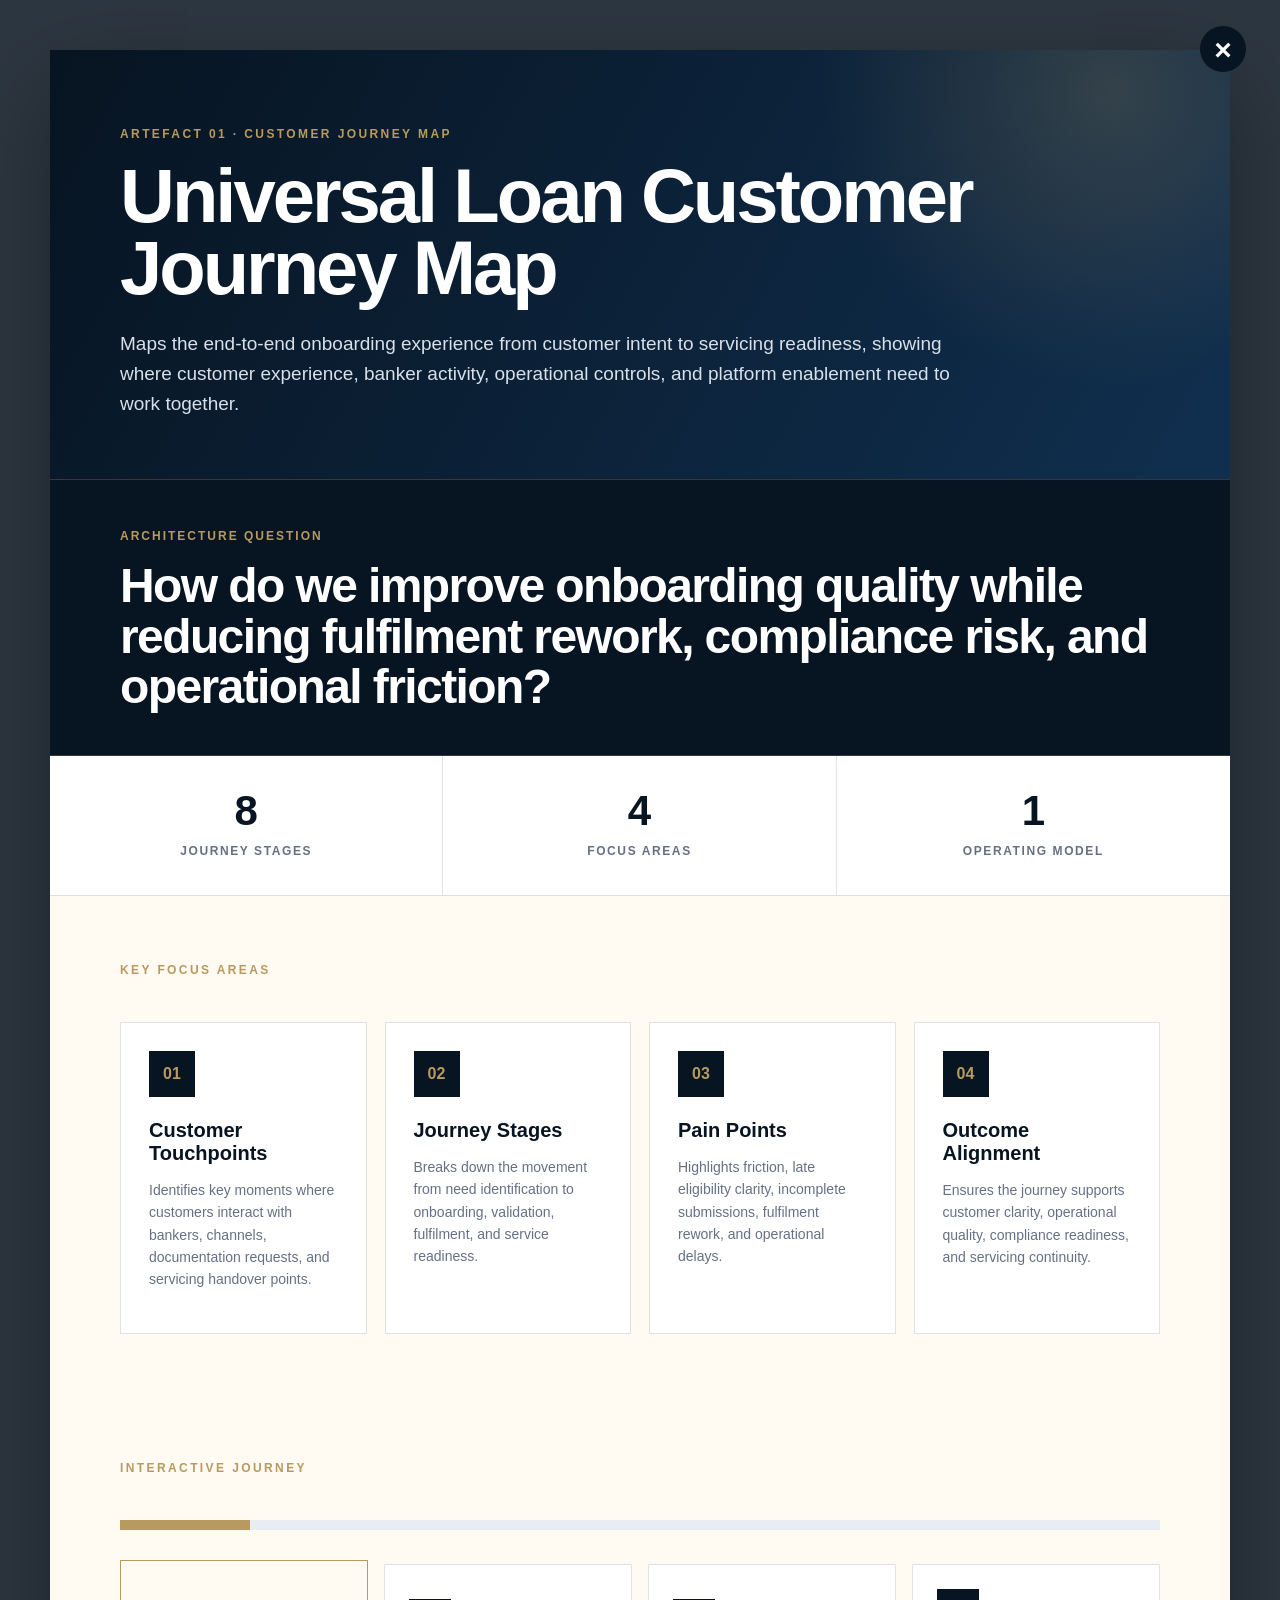
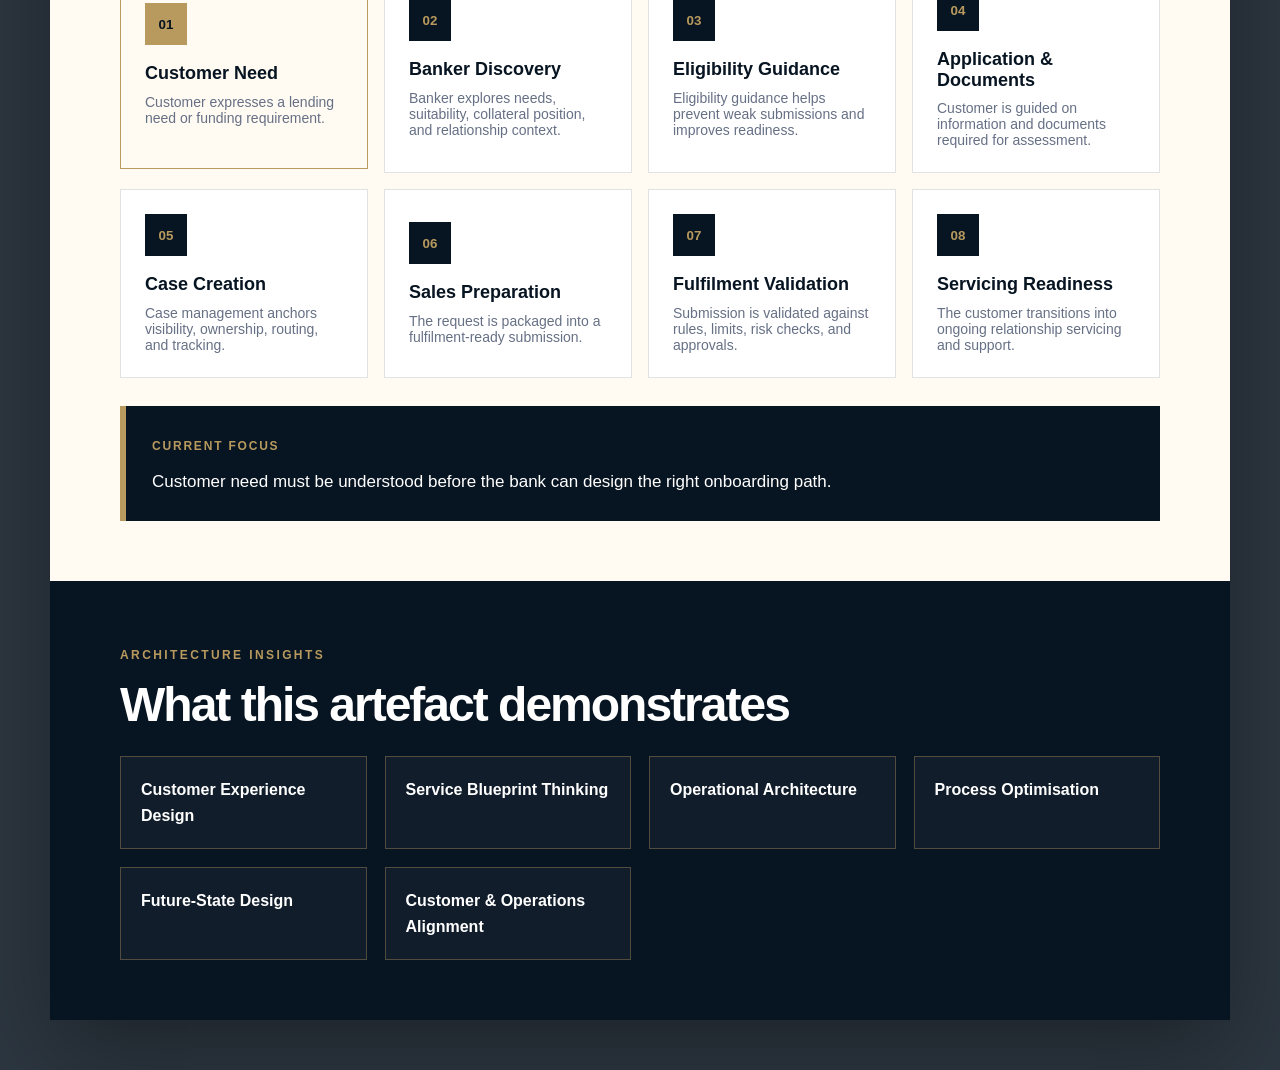
<file: customer-onboarding/customerjourneymap.html>
<!DOCTYPE html>
<html lang="en">
<head>
  <title>Customer Journey Map | Universal Loan Onboarding</title>
  <meta charset="UTF-8">
  <meta name="viewport" content="width=device-width, initial-scale=1.0">
  <link rel="stylesheet" href="../style.css?v=11">
</head>

<body>

<div class="artefact-overlay-page">

  <section class="artefact-showcase">

    <a href="overview.html" class="artefact-close">×</a>

    <div class="artefact-hero">
      <span class="section-kicker">Artefact 01 · Customer Journey Map</span>

      <h1>Universal Loan Customer Journey Map</h1>

      <p>
        Maps the end-to-end onboarding experience from customer intent to servicing readiness,
        showing where customer experience, banker activity, operational controls, and platform
        enablement need to work together.
      </p>
    </div>

    <div class="artefact-question">
      <span>Architecture Question</span>
      <h2>
        How do we improve onboarding quality while reducing fulfilment rework,
        compliance risk, and operational friction?
      </h2>
    </div>

    <div class="artefact-metrics">
      <article>
        <strong>8</strong>
        <span>Journey Stages</span>
      </article>

      <article>
        <strong>4</strong>
        <span>Focus Areas</span>
      </article>

      <article>
        <strong>1</strong>
        <span>Operating Model</span>
      </article>
    </div>

    <div class="artefact-section">
      <span class="section-kicker">Key Focus Areas</span>

      <div class="focus-grid">

        <article class="focus-card">
          <div class="focus-symbol">01</div>
          <h3>Customer Touchpoints</h3>
          <p>
            Identifies key moments where customers interact with bankers,
            channels, documentation requests, and servicing handover points.
          </p>
        </article>

        <article class="focus-card">
          <div class="focus-symbol">02</div>
          <h3>Journey Stages</h3>
          <p>
            Breaks down the movement from need identification to onboarding,
            validation, fulfilment, and service readiness.
          </p>
        </article>

        <article class="focus-card">
          <div class="focus-symbol">03</div>
          <h3>Pain Points</h3>
          <p>
            Highlights friction, late eligibility clarity, incomplete submissions,
            fulfilment rework, and operational delays.
          </p>
        </article>

        <article class="focus-card">
          <div class="focus-symbol">04</div>
          <h3>Outcome Alignment</h3>
          <p>
            Ensures the journey supports customer clarity, operational quality,
            compliance readiness, and servicing continuity.
          </p>
        </article>

      </div>
    </div>

    <div class="artefact-section">
      <span class="section-kicker">Interactive Journey</span>

      <div class="journey-progress-premium">
        <div id="progressFill"></div>
      </div>

      <div class="journey-timeline">

        <button class="timeline-step active" data-step="1">
          <span>01</span>
          <div>
            <h3>Customer Need</h3>
            <p>Customer expresses a lending need or funding requirement.</p>
          </div>
        </button>

        <button class="timeline-step" data-step="2">
          <span>02</span>
          <div>
            <h3>Banker Discovery</h3>
            <p>Banker explores needs, suitability, collateral position, and relationship context.</p>
          </div>
        </button>

        <button class="timeline-step" data-step="3">
          <span>03</span>
          <div>
            <h3>Eligibility Guidance</h3>
            <p>Eligibility guidance helps prevent weak submissions and improves readiness.</p>
          </div>
        </button>

        <button class="timeline-step" data-step="4">
          <span>04</span>
          <div>
            <h3>Application & Documents</h3>
            <p>Customer is guided on information and documents required for assessment.</p>
          </div>
        </button>

        <button class="timeline-step" data-step="5">
          <span>05</span>
          <div>
            <h3>Case Creation</h3>
            <p>Case management anchors visibility, ownership, routing, and tracking.</p>
          </div>
        </button>

        <button class="timeline-step" data-step="6">
          <span>06</span>
          <div>
            <h3>Sales Preparation</h3>
            <p>The request is packaged into a fulfilment-ready submission.</p>
          </div>
        </button>

        <button class="timeline-step" data-step="7">
          <span>07</span>
          <div>
            <h3>Fulfilment Validation</h3>
            <p>Submission is validated against rules, limits, risk checks, and approvals.</p>
          </div>
        </button>

        <button class="timeline-step" data-step="8">
          <span>08</span>
          <div>
            <h3>Servicing Readiness</h3>
            <p>The customer transitions into ongoing relationship servicing and support.</p>
          </div>
        </button>

      </div>

      <div class="architecture-insight" id="journeyInsight">
        <span>Current Focus</span>
        <p>
          Customer need must be understood before the bank can design the right onboarding path.
        </p>
      </div>
    </div>

    <div class="artefact-section dark-artefact-band">
      <span class="section-kicker gold">Architecture Insights</span>

      <h2>What this artefact demonstrates</h2>

      <div class="insight-grid">
        <article>Customer Experience Design</article>
        <article>Service Blueprint Thinking</article>
        <article>Operational Architecture</article>
        <article>Process Optimisation</article>
        <article>Future-State Design</article>
        <article>Customer & Operations Alignment</article>
      </div>
    </div>

  </section>

</div>

<script>
  const steps = document.querySelectorAll(".timeline-step");
  const progressFill = document.getElementById("progressFill");
  const insight = document.getElementById("journeyInsight");

  const insights = {
    1: "Customer need must be understood before the bank can design the right onboarding path.",
    2: "Banker discovery converts customer intent into product, eligibility, collateral, and operational context.",
    3: "Eligibility guidance improves submission quality before fulfilment teams receive the request.",
    4: "Clear document requests reduce back-and-forth, delays, and incomplete submissions.",
    5: "Case creation creates visibility, ownership, routing, and operational traceability.",
    6: "Sales preparation converts customer and banker activity into a fulfilment-ready operating artefact.",
    7: "Fulfilment validation protects the bank through rules, limits, risk checks, approvals, and audit evidence.",
    8: "Servicing readiness ensures onboarding does not end at approval but continues into long-term support."
  };

  steps.forEach(step => {
    step.addEventListener("click", () => {
      steps.forEach(item => item.classList.remove("active"));
      step.classList.add("active");

      const selectedStep = Number(step.dataset.step);
      const percentage = (selectedStep / 8) * 100;

      progressFill.style.width = percentage + "%";
      insight.innerHTML =
        "<span>Current Focus</span><p>" + insights[selectedStep] + "</p>";
    });
  });

  progressFill.style.width = "12.5%";
</script>

</body>
</html>
</file>
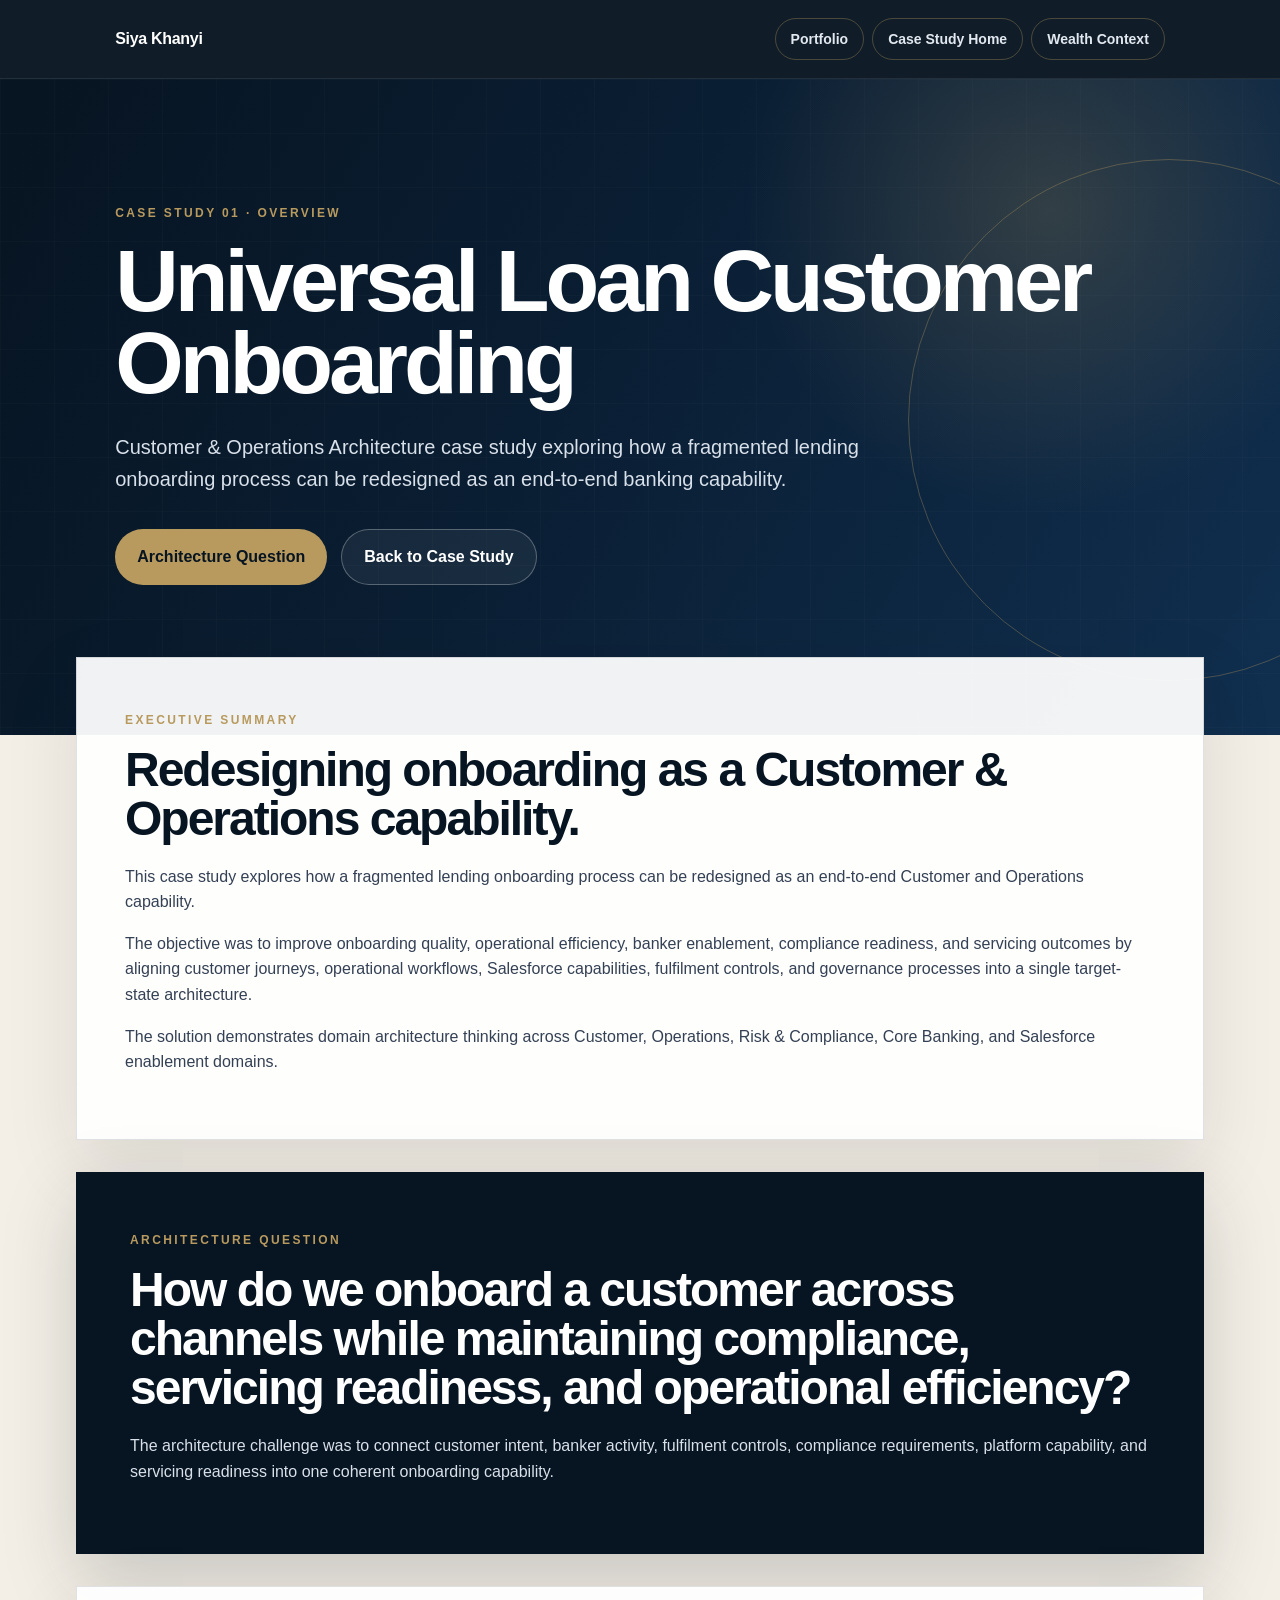
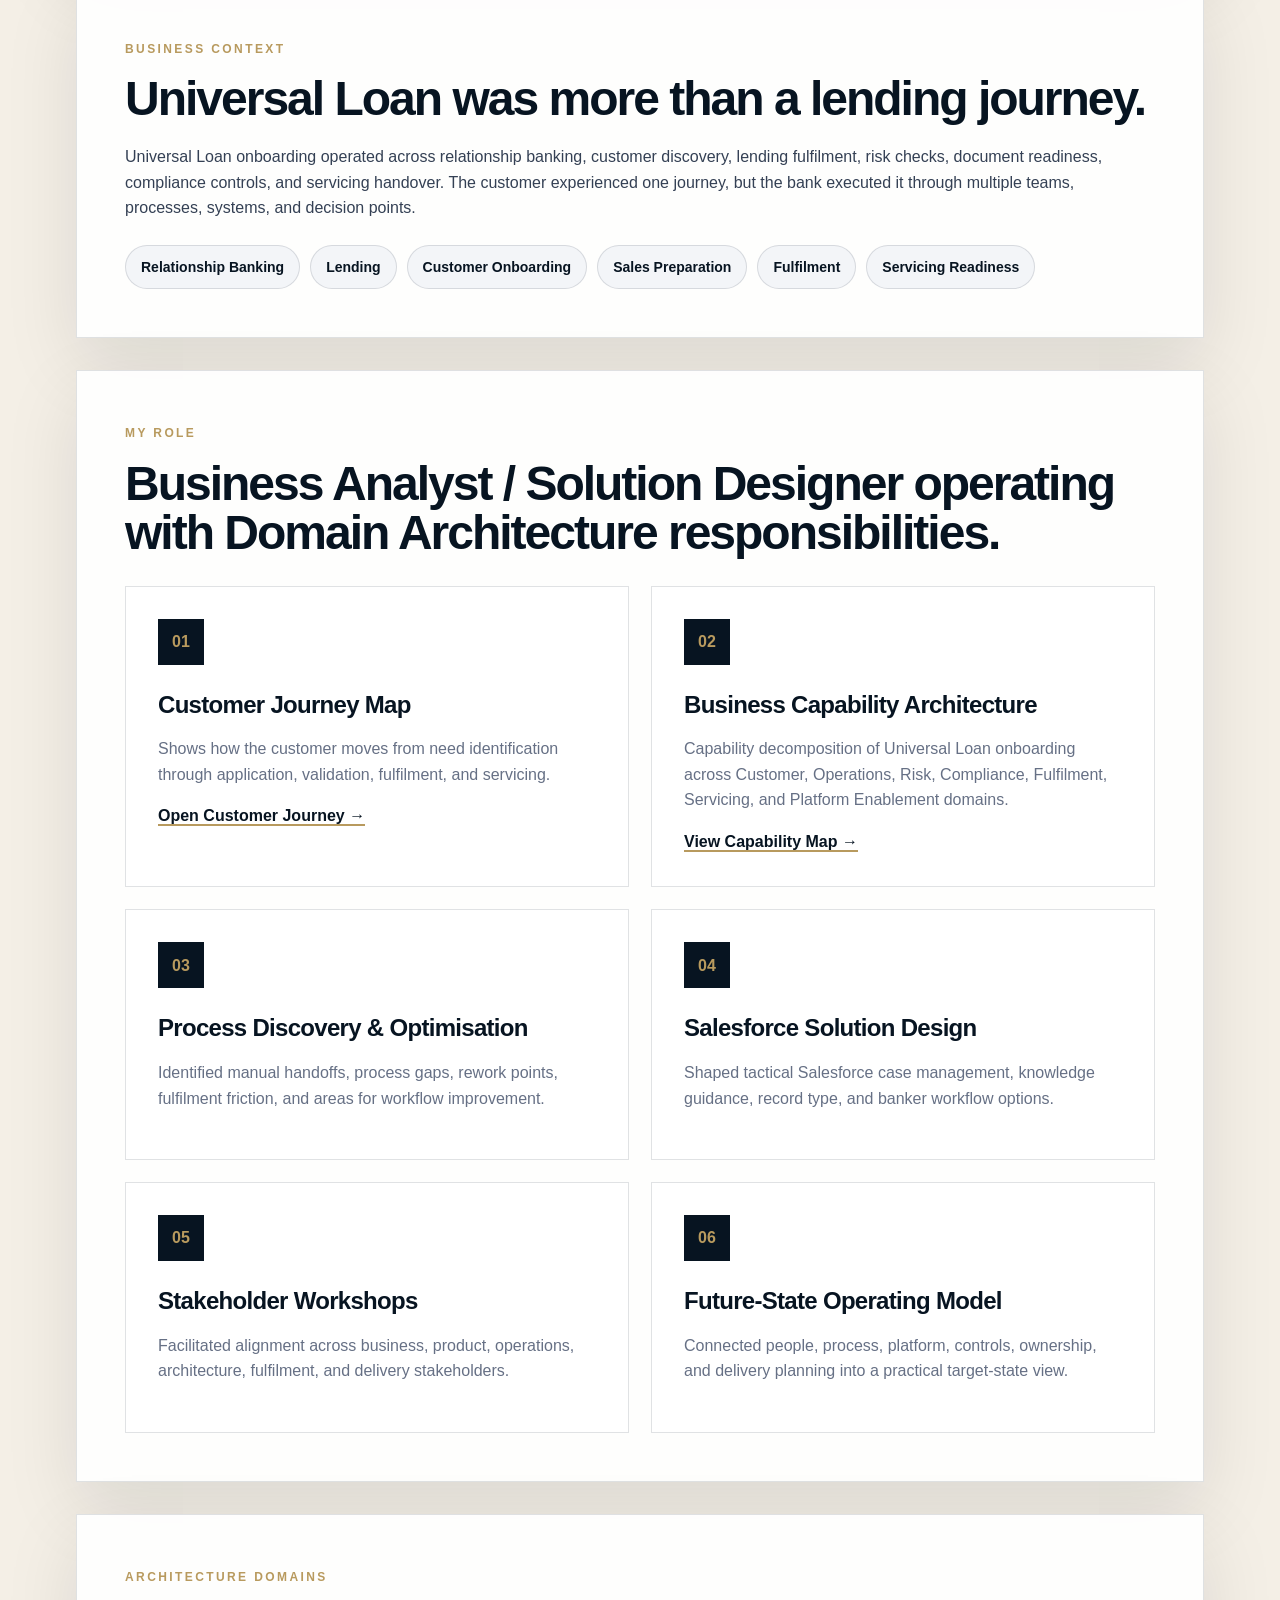
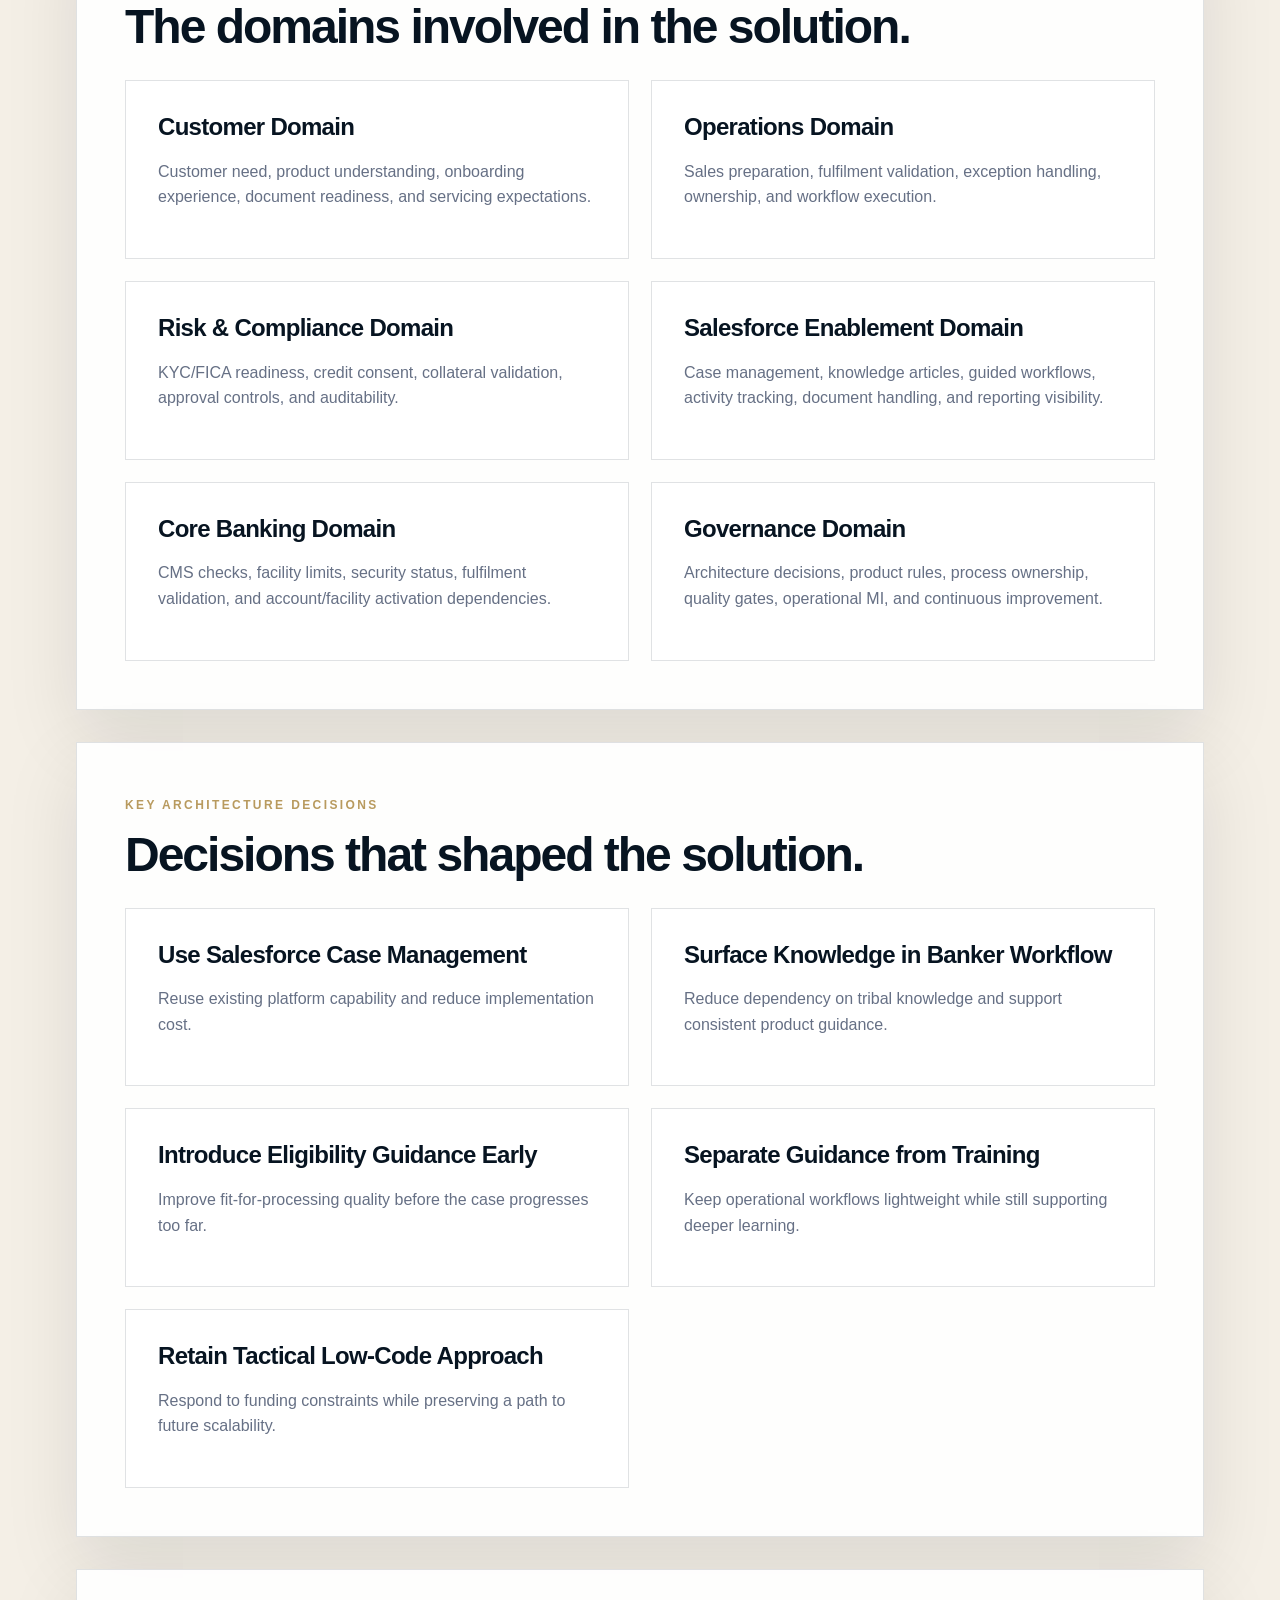
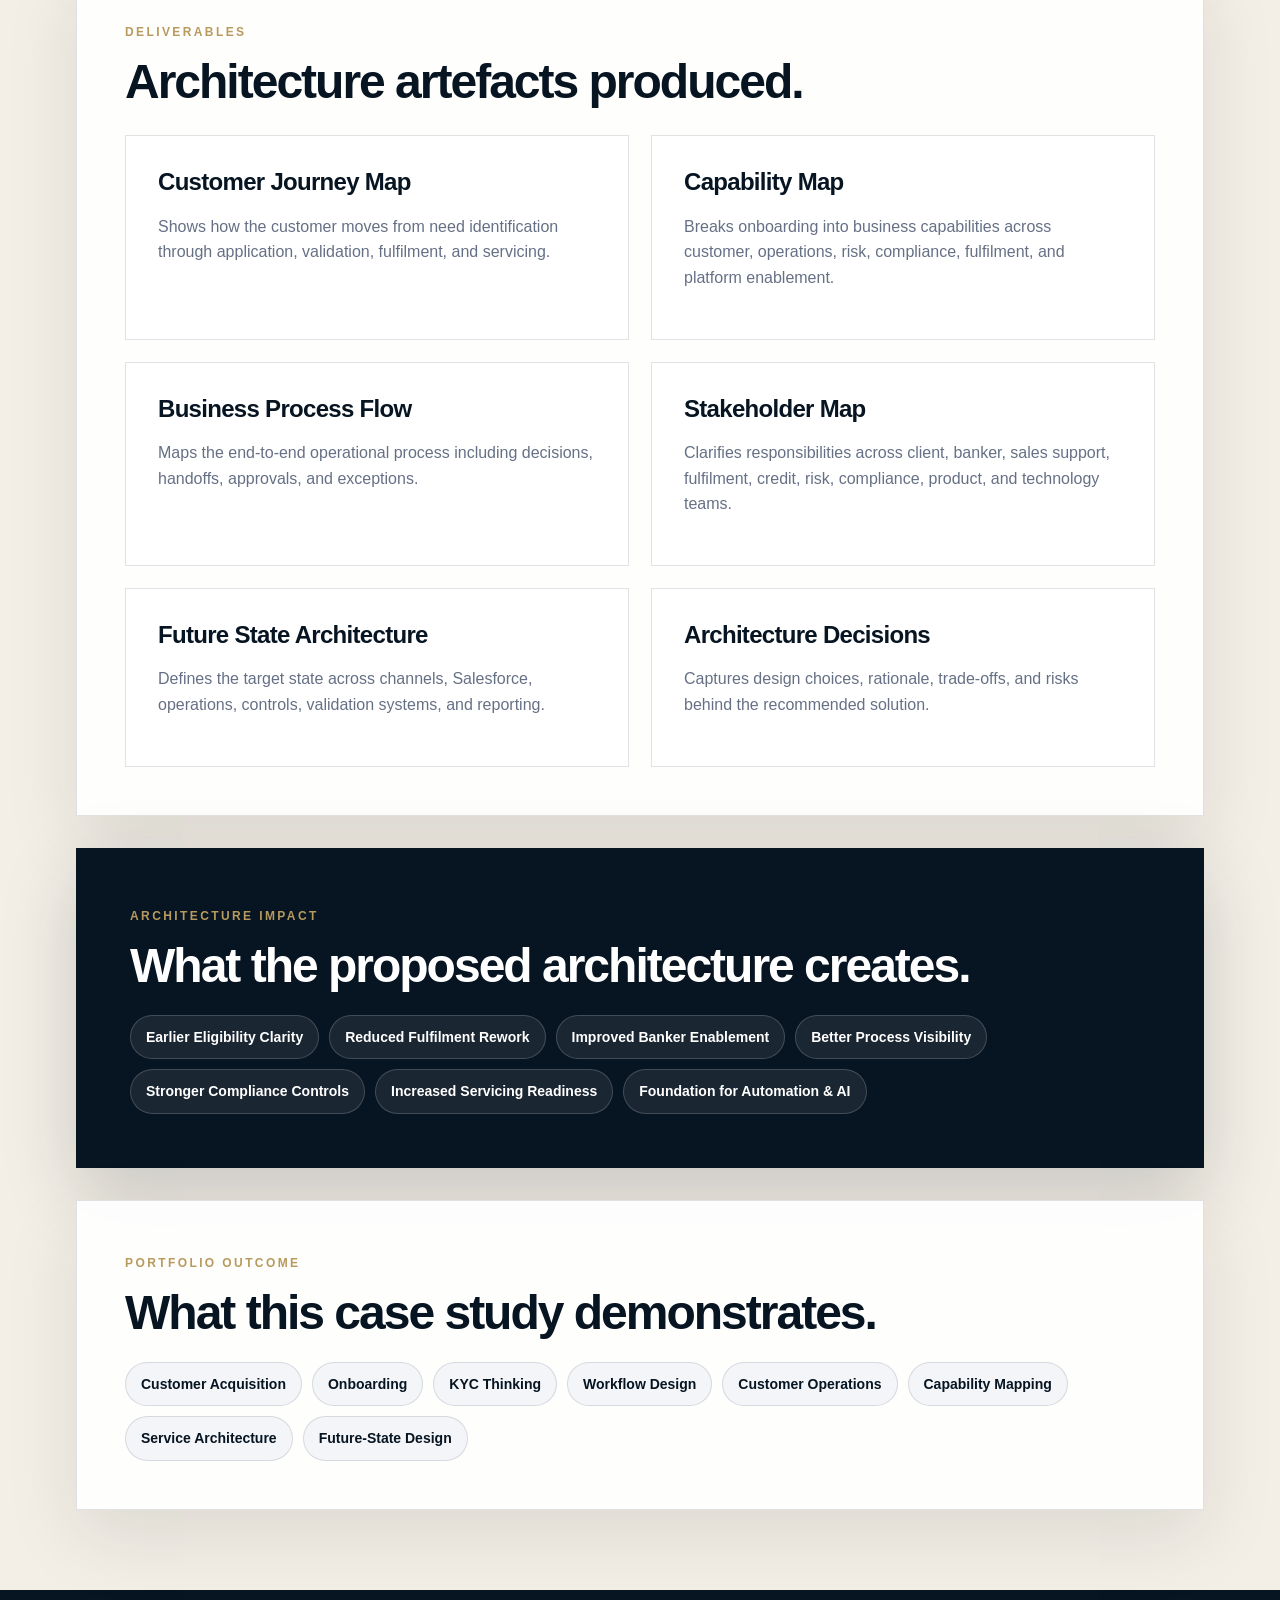
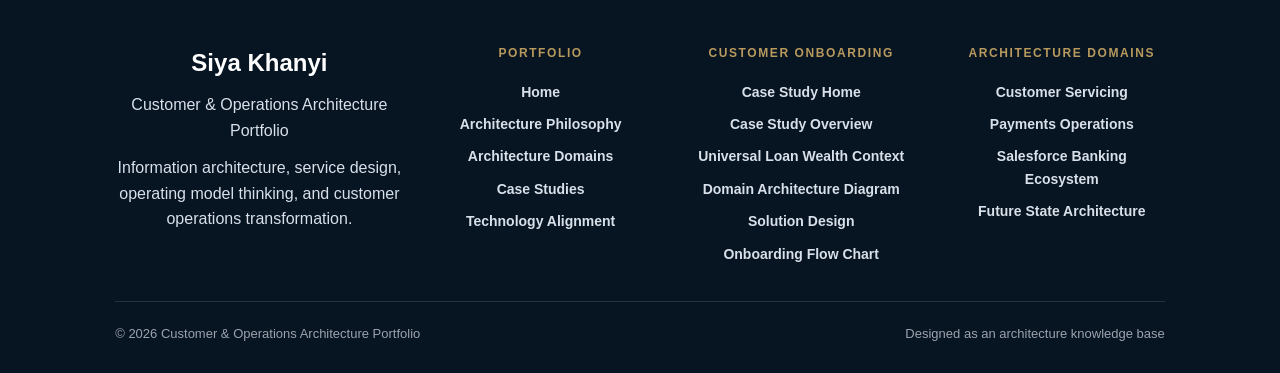
<file: customer-onboarding/overview.html>
<!DOCTYPE html>
<html lang="en">
<head>
  <title>Case Study Overview | Universal Loan Onboarding</title>
  <meta charset="UTF-8">
  <meta name="viewport" content="width=device-width, initial-scale=1.0">
  <link rel="stylesheet" href="../style.css?v=7">
</head>

<body>

<nav class="navbar">
  <div class="nav-brand">Siya Khanyi</div>
  <div class="nav-links">
    <a href="../index.html">Portfolio</a>
    <a href="index.html">Case Study Home</a>
    <a href="wealth-context.html">Wealth Context</a>
  </div>
</nav>

<header class="hero">
  <div class="hero-inner">
    <span class="eyebrow">Case Study 01 · Overview</span>
    <h1>Universal Loan Customer Onboarding</h1>
    <p>
      Customer & Operations Architecture case study exploring how a fragmented lending
      onboarding process can be redesigned as an end-to-end banking capability.
    </p>

    <div class="hero-actions">
      <a class="button primary" href="#architecture-question">Architecture Question</a>
      <a class="button secondary" href="index.html">Back to Case Study</a>
    </div>
  </div>
</header>

<main>

<section class="panel">
  <span class="section-kicker">Executive Summary</span>
  <h2>Redesigning onboarding as a Customer & Operations capability.</h2>

  <p>
    This case study explores how a fragmented lending onboarding process can be redesigned
    as an end-to-end Customer and Operations capability.
  </p>

  <p>
    The objective was to improve onboarding quality, operational efficiency, banker enablement,
    compliance readiness, and servicing outcomes by aligning customer journeys, operational
    workflows, Salesforce capabilities, fulfilment controls, and governance processes into a
    single target-state architecture.
  </p>

  <p>
    The solution demonstrates domain architecture thinking across Customer, Operations,
    Risk & Compliance, Core Banking, and Salesforce enablement domains.
  </p>
</section>

<section class="case-section" id="architecture-question">
  <div class="case-copy">
    <span class="section-kicker gold">Architecture Question</span>
    <h2>How do we onboard a customer across channels while maintaining compliance, servicing readiness, and operational efficiency?</h2>
    <p>
      The architecture challenge was to connect customer intent, banker activity,
      fulfilment controls, compliance requirements, platform capability, and servicing
      readiness into one coherent onboarding capability.
    </p>
  </div>
</section>

<section class="panel">
  <span class="section-kicker">Business Context</span>
  <h2>Universal Loan was more than a lending journey.</h2>

  <p>
    Universal Loan onboarding operated across relationship banking, customer discovery,
    lending fulfilment, risk checks, document readiness, compliance controls, and servicing
    handover. The customer experienced one journey, but the bank executed it through multiple
    teams, processes, systems, and decision points.
  </p>

  <div class="flow">
    <span>Relationship Banking</span>
    <span>Lending</span>
    <span>Customer Onboarding</span>
    <span>Sales Preparation</span>
    <span>Fulfilment</span>
    <span>Servicing Readiness</span>
  </div>
</section>

<section class="panel">
  <span class="section-kicker">My Role</span>
  <h2>Business Analyst / Solution Designer operating with Domain Architecture responsibilities.</h2>

  <div class="domain-grid two">
  <article class="domain-card">
  <span class="number">01</span>
  <h3>Customer Journey Map</h3>
  <p>
    Shows how the customer moves from need identification through application,
    validation, fulfilment, and servicing.
  </p>

  <a href="customerjourneymap.html">Open Customer Journey →</a>
</article>
    
<article class="domain-card">
  <span class="number">02</span>

  <h3>Business Capability Architecture</h3>

  <p>
    Capability decomposition of Universal Loan onboarding across
    Customer, Operations, Risk, Compliance, Fulfilment,
    Servicing, and Platform Enablement domains.
  </p>

  <a href="Business%20Capability%20Architecture%20Map.pdf"
     target="_blank">
     View Capability Map →
  </a>
</article>

    <article class="domain-card">
      <span class="number">03</span>
      <h3>Process Discovery & Optimisation</h3>
      <p>Identified manual handoffs, process gaps, rework points, fulfilment friction, and areas for workflow improvement.</p>
    </article>

    <article class="domain-card">
      <span class="number">04</span>
      <h3>Salesforce Solution Design</h3>
      <p>Shaped tactical Salesforce case management, knowledge guidance, record type, and banker workflow options.</p>
    </article>

    <article class="domain-card">
      <span class="number">05</span>
      <h3>Stakeholder Workshops</h3>
      <p>Facilitated alignment across business, product, operations, architecture, fulfilment, and delivery stakeholders.</p>
    </article>

    <article class="domain-card">
      <span class="number">06</span>
      <h3>Future-State Operating Model</h3>
      <p>Connected people, process, platform, controls, ownership, and delivery planning into a practical target-state view.</p>
    </article>
  </div>
</section>

<section class="panel">
  <span class="section-kicker">Architecture Domains</span>
  <h2>The domains involved in the solution.</h2>

  <div class="domain-grid two">
    <article class="domain-card">
      <h3>Customer Domain</h3>
      <p>Customer need, product understanding, onboarding experience, document readiness, and servicing expectations.</p>
    </article>

    <article class="domain-card">
      <h3>Operations Domain</h3>
      <p>Sales preparation, fulfilment validation, exception handling, ownership, and workflow execution.</p>
    </article>

    <article class="domain-card">
      <h3>Risk & Compliance Domain</h3>
      <p>KYC/FICA readiness, credit consent, collateral validation, approval controls, and auditability.</p>
    </article>

    <article class="domain-card">
      <h3>Salesforce Enablement Domain</h3>
      <p>Case management, knowledge articles, guided workflows, activity tracking, document handling, and reporting visibility.</p>
    </article>

    <article class="domain-card">
      <h3>Core Banking Domain</h3>
      <p>CMS checks, facility limits, security status, fulfilment validation, and account/facility activation dependencies.</p>
    </article>

    <article class="domain-card">
      <h3>Governance Domain</h3>
      <p>Architecture decisions, product rules, process ownership, quality gates, operational MI, and continuous improvement.</p>
    </article>
  </div>
</section>

<section class="panel">
  <span class="section-kicker">Key Architecture Decisions</span>
  <h2>Decisions that shaped the solution.</h2>

  <div class="domain-grid two">
    <article class="domain-card">
      <h3>Use Salesforce Case Management</h3>
      <p>Reuse existing platform capability and reduce implementation cost.</p>
    </article>

    <article class="domain-card">
      <h3>Surface Knowledge in Banker Workflow</h3>
      <p>Reduce dependency on tribal knowledge and support consistent product guidance.</p>
    </article>

    <article class="domain-card">
      <h3>Introduce Eligibility Guidance Early</h3>
      <p>Improve fit-for-processing quality before the case progresses too far.</p>
    </article>

    <article class="domain-card">
      <h3>Separate Guidance from Training</h3>
      <p>Keep operational workflows lightweight while still supporting deeper learning.</p>
    </article>

    <article class="domain-card">
      <h3>Retain Tactical Low-Code Approach</h3>
      <p>Respond to funding constraints while preserving a path to future scalability.</p>
    </article>
  </div>
</section>

<section class="panel">
  <span class="section-kicker">Deliverables</span>
  <h2>Architecture artefacts produced.</h2>

  <div class="domain-grid two">
    <article class="domain-card">
      <h3>Customer Journey Map</h3>
      <p>Shows how the customer moves from need identification through application, validation, fulfilment, and servicing.</p>
    </article>

    <article class="domain-card">
      <h3>Capability Map</h3>
      <p>Breaks onboarding into business capabilities across customer, operations, risk, compliance, fulfilment, and platform enablement.</p>
    </article>

    <article class="domain-card">
      <h3>Business Process Flow</h3>
      <p>Maps the end-to-end operational process including decisions, handoffs, approvals, and exceptions.</p>
    </article>

    <article class="domain-card">
      <h3>Stakeholder Map</h3>
      <p>Clarifies responsibilities across client, banker, sales support, fulfilment, credit, risk, compliance, product, and technology teams.</p>
    </article>

    <article class="domain-card">
      <h3>Future State Architecture</h3>
      <p>Defines the target state across channels, Salesforce, operations, controls, validation systems, and reporting.</p>
    </article>

    <article class="domain-card">
      <h3>Architecture Decisions</h3>
      <p>Captures design choices, rationale, trade-offs, and risks behind the recommended solution.</p>
    </article>
  </div>
</section>

<section class="case-section">
  <div class="case-copy">
    <span class="section-kicker gold">Architecture Impact</span>
    <h2>What the proposed architecture creates.</h2>
  </div>

  <div class="flow dark-flow">
    <span>Earlier Eligibility Clarity</span>
    <span>Reduced Fulfilment Rework</span>
    <span>Improved Banker Enablement</span>
    <span>Better Process Visibility</span>
    <span>Stronger Compliance Controls</span>
    <span>Increased Servicing Readiness</span>
    <span>Foundation for Automation & AI</span>
  </div>
</section>

<section class="panel">
  <span class="section-kicker">Portfolio Outcome</span>
  <h2>What this case study demonstrates.</h2>

  <div class="flow">
    <span>Customer Acquisition</span>
    <span>Onboarding</span>
    <span>KYC Thinking</span>
    <span>Workflow Design</span>
    <span>Customer Operations</span>
    <span>Capability Mapping</span>
    <span>Service Architecture</span>
    <span>Future-State Design</span>
  </div>
</section>

  <section id="customer-journey-modal" class="modal">
  <div class="modal-content">

    <a href="#" class="modal-close">×</a>

    <span class="section-kicker">Artefact 01 · Customer Journey Map</span>
    <h2>Universal Loan Customer Journey Map</h2>

    <p>
      A journey view showing how a customer moves from lending need to onboarding,
      fulfilment, approval, and servicing readiness.
    </p>

    <div class="journey-board">

      <article class="journey-stage">
        <span class="stage-number">01</span>
        <h3>Customer Need</h3>
        <p>
          Customer expresses a lending need or funding requirement through a banker,
          relationship channel, or banking engagement.
        </p>
      </article>

      <article class="journey-stage">
        <span class="stage-number">02</span>
        <h3>Banker Discovery</h3>
        <p>
          Banker explores customer needs, product suitability, collateral position,
          relationship context, and initial eligibility indicators.
        </p>
      </article>

      <article class="journey-stage">
        <span class="stage-number">03</span>
        <h3>Eligibility Guidance</h3>
        <p>
          Eligibility guidance helps prevent weak submissions by surfacing key rules
          before the journey moves into fulfilment.
        </p>
      </article>

      <article class="journey-stage">
        <span class="stage-number">04</span>
        <h3>Document Request</h3>
        <p>
          Customer is guided on supporting documents required for assessment,
          validation, and fulfilment processing.
        </p>
      </article>

      <article class="journey-stage">
        <span class="stage-number">05</span>
        <h3>Case Creation</h3>
        <p>
          Salesforce case management becomes the operational anchor for visibility,
          routing, documentation, and workflow tracking.
        </p>
      </article>

      <article class="journey-stage">
        <span class="stage-number">06</span>
        <h3>Sales Preparation</h3>
        <p>
          Sales preparation packages the customer request into a fulfilment-ready
          submission with the required business, credit, and operational information.
        </p>
      </article>

      <article class="journey-stage">
        <span class="stage-number">07</span>
        <h3>Fulfilment Validation</h3>
        <p>
          Fulfilment validates the submission against operational rules, facility limits,
          security status, risk checks, and approval requirements.
        </p>
      </article>

      <article class="journey-stage">
        <span class="stage-number">08</span>
        <h3>Servicing Readiness</h3>
        <p>
          Once approved and activated, the customer journey transitions into ongoing
          servicing, relationship management, and operational support.
        </p>
      </article>

    </div>
  </div>
</section>
  
</main>

<footer class="site-footer">
  <div class="footer-grid">

    <div class="footer-brand">
      <h3>Siya Khanyi</h3>
      <p>Customer & Operations Architecture Portfolio</p>
      <p>
        Information architecture, service design, operating model thinking,
        and customer operations transformation.
      </p>
    </div>

    <div class="footer-column">
      <h4>Portfolio</h4>
      <a href="../index.html">Home</a>
      <a href="../index.html#philosophy">Architecture Philosophy</a>
      <a href="../index.html#domains">Architecture Domains</a>
      <a href="../index.html#case-studies">Case Studies</a>
      <a href="../index.html#technology-alignment">Technology Alignment</a>
    </div>

    <div class="footer-column">
      <h4>Customer Onboarding</h4>
      <a href="index.html">Case Study Home</a>
      <a href="overview.html">Case Study Overview</a>
      <a href="wealth-context.html">Universal Loan Wealth Context</a>
      <a href="4. Domain Architecture Diagram .pdf">Domain Architecture Diagram</a>
      <a href="5. Onboarding Solution Design .PNG">Solution Design</a>
      <a href="6. Universal Loan onboarding Flow Chart.pdf">Onboarding Flow Chart</a>
    </div>

    <div class="footer-column">
      <h4>Architecture Domains</h4>
      <a href="../customer.servicing/">Customer Servicing</a>
      <a href="../payments.operations/">Payments Operations</a>
      <a href="../salesforce.banking.ecosystem/">Salesforce Banking Ecosystem</a>
      <a href="../future.state.architecture/">Future State Architecture</a>
    </div>

  </div>

  <div class="footer-bottom">
    <span>© 2026 Customer & Operations Architecture Portfolio</span>
    <span>Designed as an architecture knowledge base</span>
  </div>
</footer>
</body>
</html>
</file>
<file: style.css>
:root {
  --ink: #071421;
  --navy: #0a1e33;
  --blue: #102f4f;
  --cream: #f4efe6;
  --paper: #fffaf2;
  --white: #ffffff;
  --gold: #b89a5e;
  --muted: #667085;
  --line: rgba(7, 20, 33, 0.12);
}

* {
  box-sizing: border-box;
}

html {
  scroll-behavior: smooth;
}

body {
  margin: 0;
  font-family: Arial, Helvetica, sans-serif;
  background: var(--cream);
  color: var(--ink);
  line-height: 1.6;
}

/* NAVIGATION */
.navbar {
  position: sticky;
  top: 0;
  z-index: 1000;
  padding: 18px 9%;
  background: rgba(7, 20, 33, 0.96);
  backdrop-filter: blur(18px);
  display: flex;
  align-items: center;
  justify-content: space-between;
  border-bottom: 1px solid rgba(255,255,255,0.08);
}

.nav-brand {
  color: white;
  font-weight: 900;
  letter-spacing: -0.3px;
}

.nav-links {
  display: flex;
  gap: 8px;
  flex-wrap: wrap;
}

.nav-links a {
  color: #e2e8f0;
  text-decoration: none;
  border: 1px solid rgba(184,154,94,0.35);
  padding: 9px 15px;
  border-radius: 999px;
  font-size: 14px;
  font-weight: 800;
  transition: all 0.25s ease;
}

.nav-links a:hover {
  background: var(--gold);
  color: var(--ink);
  transform: translateY(-2px);
}

/* HERO */
.hero {
  min-height: 600px;
  background:
    radial-gradient(circle at 82% 20%, rgba(184,154,94,0.22), transparent 26%),
    linear-gradient(120deg, #071421 0%, #0a1e33 45%, #102f4f 100%);
  color: white;
  padding: 120px 9% 150px;
  position: relative;
  overflow: hidden;
}

.hero::before {
  content: "";
  position: absolute;
  inset: 0;
  background-image:
    linear-gradient(rgba(255,255,255,0.035) 1px, transparent 1px),
    linear-gradient(90deg, rgba(255,255,255,0.035) 1px, transparent 1px);
  background-size: 54px 54px;
  opacity: 0.5;
}

.hero::after {
  content: "";
  position: absolute;
  width: 520px;
  height: 520px;
  border-radius: 50%;
  border: 1px solid rgba(184,154,94,0.35);
  right: -150px;
  top: 80px;
}

.hero-inner {
  position: relative;
  z-index: 2;
  max-width: 980px;
}

.eyebrow,
.section-kicker {
  display: inline-block;
  color: var(--gold);
  text-transform: uppercase;
  letter-spacing: 2.4px;
  font-size: 12px;
  font-weight: 900;
  margin-bottom: 16px;
}

.hero h1 {
  font-size: clamp(46px, 7vw, 88px);
  line-height: 0.94;
  letter-spacing: -4px;
  margin: 0 0 26px;
}

.hero p {
  max-width: 780px;
  color: #d8e0ea;
  font-size: 20px;
}

.hero-actions {
  display: flex;
  gap: 14px;
  flex-wrap: wrap;
  margin-top: 34px;
}

.button {
  display: inline-flex;
  align-items: center;
  justify-content: center;
  border-bottom: none;
  border-radius: 999px;
  padding: 14px 22px;
  font-weight: 900;
  text-decoration: none;
  transition: 0.25s ease;
}

.button.primary {
  background: var(--gold);
  color: var(--ink);
}

.button.secondary {
  color: white;
  border: 1px solid rgba(255,255,255,0.28);
  background: rgba(255,255,255,0.06);
}

.button:hover {
  transform: translateY(-3px);
}

/* LAYOUT */
main {
  max-width: 1180px;
  margin: -78px auto 80px;
  padding: 0 26px;
  position: relative;
  z-index: 4;
}

.panel {
  background: rgba(255,255,255,0.94);
  border: 1px solid var(--line);
  padding: 48px;
  margin-bottom: 32px;
  box-shadow: 0 26px 70px rgba(7,20,33,0.10);
}

.intro-panel {
  background: var(--paper);
}

h2 {
  font-size: clamp(32px, 4vw, 48px);
  line-height: 1.02;
  letter-spacing: -2px;
  margin: 0 0 20px;
  color: var(--ink);
}

p {
  color: #344054;
}

/* FLOW */
.flow {
  display: flex;
  gap: 10px;
  flex-wrap: wrap;
  margin-top: 24px;
}

.flow span {
  border: 1px solid rgba(7,20,33,0.12);
  background: #f3f5f8;
  border-radius: 999px;
  padding: 10px 15px;
  font-weight: 900;
  font-size: 14px;
}

.dark-flow span {
  background: rgba(255,255,255,0.08);
  border-color: rgba(255,255,255,0.18);
  color: white;
}

/* DOMAINS */
.domain-grid,
.tech-grid {
  display: grid;
  grid-template-columns: repeat(2, minmax(0, 1fr));
  gap: 22px;
  margin-top: 28px;
}

.domain-grid.two {
  grid-template-columns: repeat(2, minmax(0, 1fr));
}

.domain-card,
.tech-card {
  background: white;
  border: 1px solid var(--line);
  padding: 32px;
  transition: 0.25s ease;
  position: relative;
}

.domain-card:hover,
.tech-card:hover {
  transform: translateY(-6px);
  border-color: var(--gold);
  box-shadow: 0 22px 44px rgba(7,20,33,0.10);
}

.number {
  width: 46px;
  height: 46px;
  background: var(--ink);
  color: var(--gold);
  display: grid;
  place-items: center;
  font-weight: 900;
  margin-bottom: 26px;
}

.domain-card h3,
.tech-card h3 {
  color: var(--ink);
  font-size: 24px;
  line-height: 1.15;
  margin: 0 0 18px;
  letter-spacing: -0.7px;
}

.domain-card p,
.tech-card p {
  color: var(--muted);
}

a {
  color: var(--ink);
  font-weight: 900;
  text-decoration: none;
  border-bottom: 2px solid var(--gold);
}

/* CASE STUDY */
.case-section {
  background: var(--ink);
  color: white;
  padding: 54px;
  margin-bottom: 32px;
  box-shadow: 0 26px 70px rgba(7,20,33,0.18);
}

.case-section h2,
.case-section h3 {
  color: white;
}

.case-section p {
  color: #d8e0ea;
}

.case-layout {
  display: grid;
  grid-template-columns: 1.1fr 0.9fr;
  gap: 24px;
  margin-top: 30px;
}

.featured-case {
  border: 1px solid rgba(184,154,94,0.42);
  background: rgba(255,255,255,0.045);
  padding: 34px;
}

.case-status {
  color: var(--gold);
  text-transform: uppercase;
  letter-spacing: 2px;
  font-size: 12px;
  font-weight: 900;
}

.featured-case h3 {
  font-size: 34px;
  line-height: 1.05;
  letter-spacing: -1.2px;
}

.roadmap {
  display: grid;
  gap: 12px;
}

details {
  background: white;
  color: var(--ink);
  border: 1px solid var(--line);
}

summary {
  padding: 19px 21px;
  cursor: pointer;
  font-weight: 900;
  list-style: none;
}

summary::after {
  content: "+";
  float: right;
  color: var(--gold);
  font-size: 22px;
}
.case-cta {
  display: inline-flex;
  align-items: center;
  gap: 14px;
  margin-top: 24px;
  padding: 16px 22px;
  background: var(--gold);
  color: var(--ink);
  border: 1px solid var(--gold);
  border-radius: 999px;
  font-weight: 900;
  text-decoration: none;
  border-bottom: none;
  box-shadow: 0 14px 34px rgba(184,154,94,0.28);
  transition: all 0.25s ease;
}

.case-cta span {
  display: grid;
  place-items: center;
  width: 28px;
  height: 28px;
  background: var(--ink);
  color: white;
  border-radius: 50%;
  transition: all 0.25s ease;
}

.case-cta:hover {
  transform: translateY(-4px);
  box-shadow: 0 22px 44px rgba(184,154,94,0.36);
}

.case-cta:hover span {
  transform: translateX(4px);
}

details[open] summary::after {
  content: "−";
}

details p {
  padding: 0 21px 18px;
  margin: 0;
}

.coming-soon {
  display: inline-block;
  margin: 0 21px 20px;
  padding: 8px 12px;
  border-radius: 999px;
  background: rgba(184,154,94,0.16);
  color: var(--ink);
  font-weight: 900;
  font-size: 13px;
}

/* TECH */
.tech-card span {
  display: inline-block;
  color: var(--gold);
  text-transform: uppercase;
  letter-spacing: 2px;
  font-size: 12px;
  font-weight: 900;
  margin-bottom: 14px;
}
.journey-board {
  display: grid;
  grid-template-columns: repeat(2, minmax(0, 1fr));
  gap: 22px;
  margin-top: 30px;
}

.journey-stage {
  background: white;
  border: 1px solid var(--line);
  padding: 30px;
  position: relative;
  transition: 0.25s ease;
}

.journey-stage:hover {
  transform: translateY(-6px);
  border-color: var(--gold);
  box-shadow: 0 22px 44px rgba(7,20,33,0.10);
}

.stage-number {
  display: inline-grid;
  place-items: center;
  width: 46px;
  height: 46px;
  background: var(--ink);
  color: var(--gold);
  font-weight: 900;
  margin-bottom: 22px;
}

.journey-stage h3 {
  font-size: 24px;
  line-height: 1.15;
  margin: 0 0 16px;
  color: var(--ink);
}

.journey-stage p {
  color: var(--muted);
}

.journey-stage ul {
  margin: 18px 0 0;
  padding-left: 18px;
  color: #344054;
}

.journey-stage li {
  margin-bottom: 8px;
}

.modal {
  position: fixed;
  inset: 0;
  background: rgba(7, 20, 33, 0.88);
  backdrop-filter: blur(10px);
  z-index: 3000;
  display: none;
  padding: 40px 20px;
  overflow-y: auto;
}

.modal:target {
  display: block;
}

.modal-content {
  background: var(--paper);
  max-width: 1180px;
  margin: 0 auto;
  padding: 48px;
  position: relative;
  box-shadow: 0 30px 80px rgba(0,0,0,0.35);
}

.modal-close {
  position: sticky;
  top: 0;
  float: right;
  width: 44px;
  height: 44px;
  background: var(--ink);
  color: white;
  border-radius: 50%;
  display: grid;
  place-items: center;
  font-size: 28px;
  text-decoration: none;
  border-bottom: none;
  z-index: 5;
}

.modal-close:hover {
  background: var(--gold);
  color: var(--ink);
}

.artefact-overlay-page {
  min-height: 100vh;
  background:
    linear-gradient(rgba(7,20,33,0.84), rgba(7,20,33,0.84)),
    var(--cream);
  padding: 50px 24px;
}

.artefact-showcase {
  max-width: 1180px;
  margin: 0 auto;
  background: var(--paper);
  position: relative;
  box-shadow: 0 34px 90px rgba(0,0,0,0.35);
}

.artefact-close {
  position: fixed;
  top: 26px;
  right: 34px;
  width: 46px;
  height: 46px;
  background: var(--ink);
  color: white;
  border-radius: 50%;
  display: grid;
  place-items: center;
  font-size: 30px;
  text-decoration: none;
  border-bottom: none;
  z-index: 8000;
}

.artefact-close:hover {
  background: var(--gold);
  color: var(--ink);
}

.artefact-hero {
  padding: 70px 70px 40px;
  background:
    radial-gradient(circle at 90% 10%, rgba(184,154,94,0.22), transparent 26%),
    linear-gradient(120deg, #071421, #102f4f);
  color: white;
}

.artefact-hero h1 {
  font-size: clamp(42px, 6vw, 76px);
  line-height: 0.95;
  letter-spacing: -3px;
  margin: 0 0 24px;
  max-width: 920px;
}

.artefact-hero p {
  color: #d8e0ea;
  max-width: 840px;
  font-size: 19px;
}

.artefact-question {
  margin: 0;
  padding: 42px 70px;
  background: var(--ink);
  color: white;
  border-top: 1px solid rgba(184,154,94,0.28);
  border-bottom: 1px solid rgba(184,154,94,0.28);
}

.artefact-question span {
  color: var(--gold);
  text-transform: uppercase;
  letter-spacing: 2px;
  font-size: 12px;
  font-weight: 900;
}

.artefact-question h2 {
  color: white;
  margin: 14px 0 0;
  font-size: clamp(30px, 4vw, 48px);
  line-height: 1.05;
  letter-spacing: -1.6px;
}

.artefact-metrics {
  display: grid;
  grid-template-columns: repeat(3, 1fr);
  border-bottom: 1px solid var(--line);
}

.artefact-metrics article {
  padding: 34px;
  text-align: center;
  border-right: 1px solid var(--line);
  background: white;
}

.artefact-metrics article:last-child {
  border-right: none;
}

.artefact-metrics strong {
  display: block;
  color: var(--ink);
  font-size: 42px;
  line-height: 1;
}

.artefact-metrics span {
  display: block;
  margin-top: 10px;
  color: var(--muted);
  font-size: 12px;
  font-weight: 900;
  text-transform: uppercase;
  letter-spacing: 1.6px;
}

.artefact-section {
  padding: 60px 70px;
}

.focus-grid,
.insight-grid {
  display: grid;
  grid-template-columns: repeat(4, 1fr);
  gap: 18px;
  margin-top: 26px;
}

.focus-card {
  background: white;
  border: 1px solid var(--line);
  padding: 28px;
  transition: 0.25s ease;
}

.focus-card:hover {
  transform: translateY(-6px);
  border-color: var(--gold);
  box-shadow: 0 22px 44px rgba(7,20,33,0.10);
}

.focus-symbol {
  width: 46px;
  height: 46px;
  background: var(--ink);
  color: var(--gold);
  display: grid;
  place-items: center;
  font-weight: 900;
  margin-bottom: 22px;
}

.focus-card h3 {
  margin: 0 0 14px;
  color: var(--ink);
  font-size: 20px;
  line-height: 1.15;
}

.focus-card p {
  color: var(--muted);
  font-size: 14px;
}

.journey-progress-premium {
  height: 10px;
  background: #e8edf3;
  overflow: hidden;
  margin: 26px 0 34px;
}

.journey-progress-premium div {
  height: 100%;
  width: 12.5%;
  background: var(--gold);
  transition: width 0.35s ease;
}

.journey-timeline {
  display: grid;
  grid-template-columns: repeat(4, 1fr);
  gap: 16px;
}

.timeline-step {
  border: 1px solid var(--line);
  background: white;
  text-align: left;
  padding: 24px;
  cursor: pointer;
  transition: 0.25s ease;
}

.timeline-step:hover,
.timeline-step.active {
  border-color: var(--gold);
  background: #fffaf2;
  transform: translateY(-4px);
}

.timeline-step span {
  width: 42px;
  height: 42px;
  background: var(--ink);
  color: var(--gold);
  display: grid;
  place-items: center;
  font-weight: 900;
  margin-bottom: 18px;
}

.timeline-step.active span {
  background: var(--gold);
  color: var(--ink);
}

.timeline-step h3 {
  margin: 0 0 10px;
  color: var(--ink);
  font-size: 18px;
  line-height: 1.15;
}

.timeline-step p {
  margin: 0;
  color: var(--muted);
  font-size: 14px;
}

.architecture-insight {
  margin-top: 28px;
  padding: 26px;
  background: var(--ink);
  border-left: 6px solid var(--gold);
}

.architecture-insight span {
  color: var(--gold);
  text-transform: uppercase;
  letter-spacing: 1.8px;
  font-size: 12px;
  font-weight: 900;
}

.architecture-insight p {
  color: white;
  margin: 10px 0 0;
  font-size: 17px;
}

.dark-artefact-band {
  background: var(--ink);
  color: white;
}

.dark-artefact-band h2 {
  color: white;
}

.insight-grid article {
  border: 1px solid rgba(184,154,94,0.38);
  padding: 20px;
  color: white;
  font-weight: 900;
  background: rgba(255,255,255,0.04);
}

@media (max-width: 980px) {
  .focus-grid,
  .insight-grid,
  .journey-timeline {
    grid-template-columns: repeat(2, 1fr);
  }

  .artefact-hero,
  .artefact-question,
  .artefact-section {
    padding: 42px 30px;
  }
}

@media (max-width: 640px) {
  .artefact-metrics,
  .focus-grid,
  .insight-grid,
  .journey-timeline {
    grid-template-columns: 1fr;
  }
}

@media (max-width: 860px) {
  .journey-board {
    grid-template-columns: 1fr;
  }
}

.journey-summary {
  display: grid;
  grid-template-columns: repeat(3, 1fr);
  gap: 14px;
  margin: 28px 0;
}

.journey-summary div {
  background: #f3f5f8;
  border: 1px solid var(--line);
  padding: 18px;
  text-align: center;
}

.journey-summary strong {
  display: block;
  font-size: 28px;
  color: var(--ink);
}

.journey-summary span {
  font-size: 12px;
  font-weight: 900;
  color: var(--muted);
  text-transform: uppercase;
  letter-spacing: 1px;
}

.journey-progress {
  height: 8px;
  background: #e8edf3;
  border-radius: 999px;
  overflow: hidden;
  margin: 20px 0 26px;
}

.journey-progress div {
  height: 100%;
  width: 12.5%;
  background: var(--gold);
  transition: width 0.35s ease;
}

.journey-row {
  width: 100%;
  background: transparent;
  border: none;
  text-align: left;
  cursor: pointer;
  display: grid;
  grid-template-columns: 48px 1fr;
  gap: 16px;
  padding: 12px;
  border-radius: 14px;
  transition: 0.25s ease;
}

.journey-row:hover,
.journey-row.active {
  background: #f3f5f8;
}

.journey-row.active span {
  background: var(--gold);
  color: var(--ink);
}

.journey-insight {
  margin-top: 24px;
  padding: 18px;
  border-left: 4px solid var(--gold);
  background: #fffaf2;
  color: #344054;
  font-size: 14px;
}

/* MARQUEE */
.marquee {
  overflow: hidden;
  background: var(--ink);
  padding: 18px 0;
  margin: 0 auto 36px;
  max-width: 1180px;
}
.site-footer {
  background: var(--ink);
  color: white;
  padding: 54px 9% 28px;
  margin-top: 60px;
}

.footer-grid {
  display: grid;
  grid-template-columns: 1.4fr 1fr 1.2fr 1fr;
  gap: 34px;
  max-width: 1180px;
  margin: 0 auto;
}

.footer-brand h3 {
  margin: 0 0 10px;
  font-size: 24px;
  color: white;
}

.footer-brand p {
  color: #d8e0ea;
  margin: 0 0 12px;
}

.footer-column {
  display: flex;
  flex-direction: column;
  gap: 10px;
}

.footer-column h4 {
  color: var(--gold);
  text-transform: uppercase;
  letter-spacing: 1.6px;
  font-size: 12px;
  margin: 0 0 8px;
}

.footer-column a {
  color: #d8e0ea;
  text-decoration: none;
  border-bottom: none;
  font-weight: 700;
  font-size: 14px;
}

.footer-column a:hover {
  color: var(--gold);
}

.footer-bottom {
  max-width: 1180px;
  margin: 36px auto 0;
  padding-top: 22px;
  border-top: 1px solid rgba(255,255,255,0.12);
  display: flex;
  justify-content: space-between;
  gap: 16px;
  color: #9ca3af;
  font-size: 13px;
}

@media (max-width: 860px) {
  .footer-grid {
    grid-template-columns: 1fr;
  }

  .footer-bottom {
    flex-direction: column;
  }
}
.marquee-track {
  display: flex;
  gap: 18px;
  width: max-content;
  animation: marquee 28s linear infinite;
}

.marquee-track span {
  color: white;
  border: 1px solid rgba(184,154,94,0.35);
  padding: 10px 18px;
  border-radius: 999px;
  white-space: nowrap;
  font-weight: 900;
}

.marquee:hover .marquee-track {
  animation-play-state: paused;
}

@keyframes marquee {
  from { transform: translateX(0); }
  to { transform: translateX(-50%); }
}

footer {
  text-align: center;
  color: var(--muted);
  padding: 42px;
}

/* MOBILE */
@media (max-width: 860px) {
  .navbar {
    padding: 16px 24px;
    flex-direction: column;
    align-items: flex-start;
    gap: 14px;
  }

  .hero {
    padding: 84px 24px 130px;
  }

  main {
    margin-top: -70px;
    padding: 0 18px;
  }

  .panel,
  .case-section {
    padding: 30px;
  }

  .domain-grid,
  .domain-grid.two,
  .tech-grid,
  .case-layout {
    grid-template-columns: 1fr;
  }
}
/* ============================================================
   FLOWGEAR / INTEGRATION ARCHITECTURE EXTENSION
   Additive styles only — preserves existing portfolio design
   ============================================================ */

:root {
  /* Accessible architecture semantic colours */
  --arch-text: #0B1220;
  --arch-muted: #334155;
  --arch-border: #CBD5E1;

  --arch-experience: #005FCC;
  --arch-experience-bg: #EAF2FF;

  --arch-integration: #5B2C83;
  --arch-integration-bg: #F5EEFB;

  --arch-service: #1B5E20;
  --arch-service-bg: #ECFDF3;

  --arch-system: #334155;
  --arch-system-bg: #F8FAFC;

  --arch-exception: #B42318;
  --arch-exception-bg: #FFF1F0;
}


/* ============================================================
   ACCESSIBILITY
   ============================================================ */

.skip-link {
  position: fixed;
  top: 12px;
  left: 12px;
  z-index: 9999;

  padding: 12px 16px;

  background: #0B1220;
  color: #FFFFFF;

  border-radius: 8px;

  transform: translateY(-180%);
  transition: transform 0.15s ease;
}

.skip-link:focus {
  transform: translateY(0);
}


/*
   Visible keyboard focus.
   This intentionally applies globally because it improves
   accessibility without changing the normal visual design.
*/
a:focus-visible,
button:focus-visible,
summary:focus-visible {
  outline: 3px solid #005FCC;
  outline-offset: 4px;
  border-radius: 5px;
}


@media (prefers-reduced-motion: reduce) {
  .skip-link {
    transition: none;
  }
}


/* ============================================================
   INTEGRATION PAGE LAYOUT
   ============================================================ */

.integration-page {
  max-width: 1240px;
  margin: 0 auto;
}


/* ============================================================
   SCOPE / PLATFORM-LEARNING BADGE
   ============================================================ */

.integration-page .scope-badge {
  display: inline-block;

  margin-top: 14px;
  padding: 8px 14px;

  color: var(--arch-integration);
  background: var(--arch-integration-bg);

  border: 2px solid var(--arch-integration);
  border-radius: 999px;

  font-size: 0.84rem;
  font-weight: 800;
}


/* ============================================================
   ENGINEERING / TECHNICAL CAPABILITY STRIP
   ============================================================ */

.integration-page .technical-strip {
  display: grid;

  grid-template-columns:
    repeat(auto-fit, minmax(120px, 1fr));

  gap: 11px;
  margin-top: 26px;
}


.integration-page .technical-pill {
  padding: 13px 10px;

  color: var(--arch-text);
  background: #F8FAFC;

  border: 1px solid var(--arch-border);
  border-radius: 13px;

  text-align: center;

  font-size: 0.86rem;
  font-weight: 800;
}


.integration-page .technical-note {
  margin-top: 18px;

  color: var(--arch-muted);

  font-size: 0.9rem;
}


/* ============================================================
   ARCHITECTURE LEGEND
   Colour + letter + shape = redundant meaning
   ============================================================ */

.integration-page .architecture-legend {
  display: grid;

  grid-template-columns:
    repeat(auto-fit, minmax(220px, 1fr));

  gap: 14px;
  margin-top: 24px;
}


.integration-page .legend-item {
  display: flex;
  align-items: flex-start;

  gap: 13px;

  padding: 16px;

  background: #FFFFFF;

  border: 1px solid var(--arch-border);
  border-radius: 16px;
}


.integration-page .legend-item > div {
  display: grid;
  gap: 3px;
}


.integration-page .legend-item strong {
  color: var(--arch-text);
}


.integration-page .legend-item > div span {
  color: var(--arch-muted);

  font-size: 0.84rem;
}


.integration-page .legend-symbol {
  flex: 0 0 40px;

  width: 40px;
  height: 40px;

  display: inline-flex;
  align-items: center;
  justify-content: center;

  font-size: 0.9rem;
  font-weight: 900;
}


/* E = Experience / workflow */
.integration-page .legend-experience {
  color: var(--arch-experience);
  background: var(--arch-experience-bg);

  border: 2px solid var(--arch-experience);
  border-radius: 4px;
}


/* I = Integration / Flowgear */
.integration-page .legend-integration {
  color: var(--arch-integration);
  background: var(--arch-integration-bg);

  border: 3px solid var(--arch-integration);
  border-radius: 14px;
}


/* S = Reusable service */
.integration-page .legend-service {
  color: var(--arch-service);
  background: var(--arch-service-bg);

  border: 2px dashed var(--arch-service);
  border-radius: 4px;
}


/* R = System of record */
.integration-page .legend-system {
  color: var(--arch-system);
  background: var(--arch-system-bg);

  border: 4px double var(--arch-system);
  border-radius: 4px;
}


/* ! = Decision / exception */
.integration-page .legend-exception {
  color: var(--arch-exception);
  background: var(--arch-exception-bg);

  border: 2px solid var(--arch-exception);
  border-radius: 50%;
}


/* ============================================================
   MERMAID / ARCHITECTURE DIAGRAM CONTAINERS
   ============================================================ */

.integration-page .diagram-shell {
  margin-top: 26px;

  padding: clamp(18px, 4vw, 32px);

  background: #FFFFFF;

  border: 1px solid var(--arch-border);
  border-radius: 22px;

  overflow-x: auto;
}


/*
   Desktop diagrams get enough room to remain legible.
   On small screens the container scrolls horizontally.
*/
.integration-page .diagram-shell .mermaid {
  min-width: 760px;

  display: flex;
  justify-content: center;
}


.integration-page .mermaid svg {
  max-width: 100%;
  height: auto;
}


.integration-page .mermaid .nodeLabel,
.integration-page .mermaid .edgeLabel,
.integration-page .mermaid text {
  font-family:
    Inter,
    ui-sans-serif,
    system-ui,
    -apple-system,
    BlinkMacSystemFont,
    "Segoe UI",
    sans-serif !important;
}


.integration-page .diagram-caption {
  margin-top: 16px;

  color: var(--arch-muted);

  font-size: 0.9rem;
}


/* ============================================================
   TEXT ALTERNATIVES FOR DIAGRAMS
   ============================================================ */

.integration-page .diagram-text-alternative {
  margin-top: 18px;

  background: #F8FAFC;

  border: 1px solid var(--arch-border);
  border-radius: 13px;
}


.integration-page .diagram-text-alternative summary {
  cursor: pointer;

  padding: 15px 18px;

  color: var(--arch-text);

  font-weight: 800;
}


.integration-page .diagram-text-alternative ol {
  margin: 0 24px 22px 42px;
  padding: 0;
}


.integration-page .diagram-text-alternative li {
  margin-bottom: 8px;

  color: var(--arch-muted);
}


/* ============================================================
   ARCHITECTURE LAYER CARDS
   ============================================================ */

.integration-page .architecture-layer-grid {
  display: grid;

  grid-template-columns:
    repeat(auto-fit, minmax(220px, 1fr));

  gap: 16px;
  margin-top: 24px;
}


.integration-page .architecture-layer {
  padding: 18px;

  background: #FFFFFF;

  border: 1px solid var(--arch-border);
  border-radius: 17px;
}


.integration-page .architecture-layer h3 {
  margin-top: 0;
  margin-bottom: 8px;
}


.integration-page .architecture-layer p {
  color: var(--arch-muted);
}


/* ============================================================
   CODE / CONTRACT CARDS
   ============================================================ */

.integration-page .code-grid {
  display: grid;

  grid-template-columns:
    repeat(auto-fit, minmax(290px, 1fr));

  gap: 18px;
  margin-top: 26px;
}


.integration-page .code-card {
  overflow: hidden;

  background: #FFFFFF;

  border: 1px solid var(--arch-border);
  border-radius: 18px;
}


.integration-page .code-card-header {
  padding: 18px 18px 12px;

  border-bottom: 1px solid #E2E8F0;
}


.integration-page .code-card-header h3 {
  margin-top: 0;
  margin-bottom: 5px;
}


.integration-page .code-card-header p {
  margin: 0;

  color: var(--arch-muted);

  font-size: 0.86rem;
}


.integration-page .code-card pre {
  margin: 0;
  padding: 20px;

  overflow-x: auto;

  color: #F8FAFC;
  background: #0B1220;

  font-size: 0.82rem;
  line-height: 1.58;
}


.integration-page .code-card code {
  font-family:
    "SFMono-Regular",
    Consolas,
    "Liberation Mono",
    monospace;
}


/* ============================================================
   COMPACT DECISION / VALUE / EXCEPTION CARDS
   ============================================================ */

.integration-page .compact-grid {
  display: grid;

  grid-template-columns:
    repeat(auto-fit, minmax(210px, 1fr));

  gap: 15px;
  margin-top: 24px;
}


.integration-page .compact-card {
  padding: 18px;

  background: #FFFFFF;

  border: 1px solid var(--arch-border);
  border-radius: 17px;
}


.integration-page .compact-card h3 {
  margin-top: 0;
  margin-bottom: 8px;
}


.integration-page .compact-card p {
  color: var(--arch-muted);
}


/* ============================================================
   INTEGRATION PATTERNS
   ============================================================ */

.integration-page .pattern-grid {
  display: grid;

  grid-template-columns:
    repeat(auto-fit, minmax(160px, 1fr));

  gap: 14px;
  margin-top: 24px;
}


.integration-page .pattern-card {
  padding: 18px;

  color: var(--arch-text);
  background: #FFFFFF;

  border: 1px solid var(--arch-border);
  border-radius: 16px;

  text-align: center;
}


.integration-page .pattern-card strong {
  display: block;
  margin-bottom: 5px;
}


/* ============================================================
   SECTION ACTIONS
   ============================================================ */

.integration-page .section-actions {
  display: flex;
  flex-wrap: wrap;

  gap: 12px;
  margin-top: 24px;
}


/* ============================================================
   MOBILE / RESPONSIVE
   ============================================================ */

@media (max-width: 768px) {

  .integration-page .diagram-shell {
    padding: 14px;
  }


  .integration-page .diagram-shell .mermaid {
    min-width: 680px;
  }


  .integration-page .code-grid {
    grid-template-columns: 1fr;
  }


  .integration-page .section-actions {
    flex-direction: column;
  }

}


/* ============================================================
   REDUCED MOTION
   ============================================================ */

@media (prefers-reduced-motion: reduce) {

  .integration-page *,
  .integration-page *::before,
  .integration-page *::after {
    scroll-behavior: auto !important;
    animation-duration: 0.01ms !important;
    animation-iteration-count: 1 !important;
    transition-duration: 0.01ms !important;
  }

}
/* ============================================================
   ACCESSIBLE ARCHITECTURE DIAGRAM VIEWER
   ============================================================ */

.integration-page .diagram-shell {
  position: relative;
  margin-top: 24px;
  padding: 20px;

  background: #ffffff;

  border: 1px solid var(--arch-border);
  border-radius: 18px;

  overflow: hidden;
}


/* Preview diagram */
.integration-page .diagram-preview {
  position: relative;
  min-height: 320px;

  display: flex;
  align-items: center;
  justify-content: center;

  overflow: hidden;
}


.integration-page .diagram-preview .mermaid {
  width: 100%;
  min-width: 0;
}


.integration-page .diagram-preview svg {
  width: 100% !important;
  max-height: 440px;
  height: auto !important;
}


/* Diagram controls */
.integration-page .diagram-toolbar {
  display: flex;
  justify-content: space-between;
  align-items: center;
  flex-wrap: wrap;

  gap: 10px;

  margin-bottom: 16px;
}


.integration-page .diagram-toolbar-title {
  color: var(--arch-text);

  font-size: 0.84rem;
  font-weight: 800;

  text-transform: uppercase;
  letter-spacing: 0.06em;
}


.integration-page .diagram-controls {
  display: flex;
  align-items: center;
  flex-wrap: wrap;

  gap: 8px;
}


.integration-page .diagram-control {
  min-width: 42px;
  min-height: 42px;

  padding: 8px 12px;

  color: var(--arch-text);
  background: #ffffff;

  border: 1px solid var(--arch-border);
  border-radius: 9px;

  font-weight: 800;

  cursor: pointer;
}


.integration-page .diagram-control:hover {
  background: #f8fafc;
}


.integration-page .diagram-control:focus-visible {
  outline: 3px solid #005fcc;
  outline-offset: 3px;
}


.integration-page .expand-diagram {
  padding: 9px 14px;

  color: #ffffff;
  background: #0b1220;

  border: 2px solid #0b1220;
  border-radius: 9px;

  font-weight: 800;

  cursor: pointer;
}


.integration-page .expand-diagram:hover {
  background: #1e293b;
}


/* ============================================================
   FULL SCREEN VIEWER
   ============================================================ */

.diagram-dialog {
  width: min(96vw, 1500px);
  height: min(94vh, 1000px);

  padding: 0;

  color: #0b1220;
  background: #ffffff;

  border: 0;
  border-radius: 20px;

  box-shadow:
    0 30px 100px rgba(15, 23, 42, 0.35);
}


.diagram-dialog::backdrop {
  background: rgba(2, 6, 23, 0.82);
  backdrop-filter: blur(4px);
}


.diagram-dialog-header {
  position: sticky;
  top: 0;
  z-index: 10;

  display: flex;
  align-items: center;
  justify-content: space-between;
  flex-wrap: wrap;

  gap: 12px;

  padding: 14px 18px;

  background: #ffffff;

  border-bottom: 1px solid #cbd5e1;
}


.diagram-dialog-header h2 {
  margin: 0;

  font-size: 1rem;
}


.diagram-dialog-actions {
  display: flex;
  align-items: center;
  gap: 8px;
}


.diagram-dialog-close {
  min-width: 42px;
  min-height: 42px;

  color: #ffffff;
  background: #0b1220;

  border: 0;
  border-radius: 9px;

  font-size: 1.2rem;
  font-weight: 800;

  cursor: pointer;
}


/* Scrollable / pannable diagram canvas */
.diagram-viewport {
  width: 100%;
  height: calc(100% - 72px);

  overflow: auto;

  padding: 50px;

  background:
    linear-gradient(#eef2f7 1px, transparent 1px),
    linear-gradient(90deg, #eef2f7 1px, transparent 1px),
    #ffffff;

  background-size: 24px 24px;
}


.diagram-zoom-content {
  width: max-content;
  min-width: 100%;

  transform-origin: top left;

  transition: transform 0.16s ease;
}


.diagram-zoom-content svg {
  max-width: none !important;
  height: auto !important;
}


/* Zoom indicator */
.diagram-zoom-value {
  min-width: 60px;

  color: #334155;

  text-align: center;

  font-size: 0.84rem;
  font-weight: 800;
}


/* Mobile */
@media (max-width: 768px) {

  .integration-page .diagram-preview {
    min-height: 240px;
  }


  .diagram-dialog {
    width: 100vw;
    height: 100vh;

    max-width: none;
    max-height: none;

    border-radius: 0;
  }


  .diagram-viewport {
    padding: 24px;
  }

}

/* ============================================================
   GLOBAL PORTFOLIO ROLE SWITCHER
   ============================================================ */

.portfolio-role-switcher {
  margin-left: auto;

  display: flex;
  align-items: center;
  gap: 8px;

  padding-left: 14px;

  border-left: 1px solid rgba(15, 23, 42, 0.12);
}


.portfolio-role-label {
  color: #475569;

  font-size: 0.72rem;
  font-weight: 800;

  letter-spacing: 0.04em;
  text-transform: uppercase;

  white-space: nowrap;
}


.portfolio-role-select {
  max-width: 280px;
  min-height: 40px;

  padding: 8px 34px 8px 11px;

  color: #0B1220;
  background: #FFFFFF;

  border: 1px solid #CBD5E1;
  border-radius: 9px;

  font-size: 0.8rem;
  font-weight: 750;

  cursor: pointer;
}


.portfolio-role-select:hover {
  border-color: #64748B;
}


.portfolio-role-select:focus-visible {
  outline: 3px solid #005FCC;
  outline-offset: 3px;
}


.portfolio-role-alignment-link {
  min-height: 40px;

  display: inline-flex;
  align-items: center;

  padding: 8px 12px;

  color: #FFFFFF;
  background: #0B1220;

  border: 1px solid #0B1220;
  border-radius: 9px;

  font-size: 0.78rem;
  font-weight: 800;

  text-decoration: none;
  white-space: nowrap;
}


.portfolio-role-alignment-link:hover {
  color: #FFFFFF;
  background: #1E293B;
}


/* ============================================================
   ACTIVE ROLE CONTEXT
   ============================================================ */

.role-context {
  width: 100%;

  background: #F5EEFB;

  border-bottom: 1px solid #CDB6DF;
}


.role-context[hidden] {
  display: none;
}


.role-context-inner {
  max-width: 1240px;

  margin: 0 auto;
  padding: 12px 22px;

  display: flex;
  align-items: center;
  justify-content: space-between;

  gap: 20px;
}


.role-context-copy {
  display: flex;
  align-items: center;
  flex-wrap: wrap;

  gap: 8px;

  color: #334155;

  font-size: 0.86rem;
}


.role-context-copy strong {
  color: #3E1D59;
}


.role-context-kicker {
  color: #5B2C83;

  font-size: 0.72rem;
  font-weight: 900;

  letter-spacing: 0.06em;
  text-transform: uppercase;
}


.role-context-actions {
  display: flex;
  align-items: center;

  gap: 12px;

  white-space: nowrap;
}


.role-context-actions a {
  color: #5B2C83;

  font-size: 0.8rem;
  font-weight: 850;

  text-decoration: none;
}


.role-context-actions a:hover {
  text-decoration: underline;
  text-underline-offset: 4px;
}


.role-context-actions button {
  padding: 6px 10px;

  color: #334155;
  background: #FFFFFF;

  border: 1px solid #94A3B8;
  border-radius: 7px;

  font-size: 0.76rem;
  font-weight: 800;

  cursor: pointer;
}


.role-context-actions button:hover {
  background: #F8FAFC;
}


/* ============================================================
   ROLE-TAILORED EVIDENCE
   ============================================================ */

.tailored-evidence-section[hidden] {
  display: none;
}


.tailored-evidence-grid {
  display: grid;

  grid-template-columns:
    repeat(auto-fit, minmax(280px, 1fr));

  gap: 18px;

  margin-top: 28px;
}


.tailored-evidence-card {
  position: relative;

  display: flex;
  flex-direction: column;

  min-height: 320px;

  padding: 24px;

  background: #FFFFFF;

  border: 1px solid #CBD5E1;
  border-radius: 18px;

  transition:
    transform 0.16s ease,
    border-color 0.16s ease,
    box-shadow 0.16s ease;
}


.tailored-evidence-card:hover {
  transform: translateY(-3px);

  border-color: #94A3B8;

  box-shadow:
    0 12px 32px
    rgba(15, 23, 42, 0.08);
}


.tailored-evidence-head {
  display: flex;
  align-items: center;
  justify-content: space-between;

  gap: 12px;

  margin-bottom: 18px;
}


.tailored-evidence-number {
  color: #005FCC;

  font-size: 0.78rem;
  font-weight: 900;

  letter-spacing: 0.07em;
}


.tailored-evidence-type {
  color: #334155;

  font-size: 0.72rem;
  font-weight: 850;

  text-transform: uppercase;
  letter-spacing: 0.04em;

  text-align: right;
}


.tailored-evidence-card h3 {
  margin-bottom: 8px;
}


.evidence-provenance {
  align-self: flex-start;

  margin-bottom: 14px;

  padding: 5px 9px;

  color: #334155;
  background: #F8FAFC;

  border: 1px solid #CBD5E1;
  border-radius: 999px;

  font-size: 0.7rem;
  font-weight: 800;
}


.tailored-evidence-card p {
  color: #334155;
}


.tailored-evidence-tags {
  display: flex;
  flex-wrap: wrap;

  gap: 6px;

  margin: 8px 0 20px;
}


.tailored-evidence-tags span {
  padding: 5px 8px;

  color: #3E1D59;
  background: #F5EEFB;

  border-radius: 999px;

  font-size: 0.7rem;
  font-weight: 750;
}


.tailored-evidence-card > a {
  margin-top: auto;

  color: #005FCC;

  font-weight: 850;

  text-decoration: none;
}


.tailored-evidence-card > a:hover {
  text-decoration: underline;
  text-underline-offset: 4px;
}


/* ============================================================
   ACCESSIBILITY / FOCUS
   ============================================================ */

.portfolio-role-alignment-link:focus-visible,
.role-context-actions a:focus-visible,
.role-context-actions button:focus-visible,
.tailored-evidence-card > a:focus-visible {
  outline: 3px solid #005FCC;
  outline-offset: 3px;
  border-radius: 5px;
}


/* ============================================================
   RESPONSIVE
   ============================================================ */

@media (max-width: 1100px) {

  .portfolio-role-switcher {
    width: 100%;

    margin-left: 0;

    padding: 10px 0 0;

    border-left: 0;
    border-top: 1px solid rgba(15, 23, 42, 0.12);
  }

}


@media (max-width: 680px) {

  .portfolio-role-switcher {
    display: grid;

    grid-template-columns: 1fr auto;
  }


  .portfolio-role-label {
    grid-column: 1 / -1;
  }


  .portfolio-role-select {
    width: 100%;
    max-width: none;
  }


  .role-context-inner {
    align-items: flex-start;
    flex-direction: column;
  }


  .role-context-actions {
    width: 100%;

    justify-content: space-between;
  }


  .tailored-evidence-grid {
    grid-template-columns: 1fr;
  }


  .tailored-evidence-card {
    min-height: 0;
  }

}


/* ============================================================
   REDUCED MOTION
   ============================================================ */

@media (prefers-reduced-motion: reduce) {

  .tailored-evidence-card {
    transition: none;
  }


  .tailored-evidence-card:hover {
    transform: none;
  }

}


/* ============================================================
   ACTIVE ROLE CONTEXT
   ============================================================ */

.role-context {

  width: 100%;

  background:
    #F5EEFB;

  border-bottom:
    1px solid
    #CDB6DF;

}


.role-context[hidden] {
  display: none;
}


.role-context-inner {

  max-width: 1240px;

  margin:
    0 auto;

  padding:
    12px
    22px;

  display: flex;
  align-items: center;
  justify-content: space-between;

  gap: 20px;

}


.role-context-copy {

  display: flex;
  align-items: center;
  flex-wrap: wrap;

  gap: 8px;

  color:
    #334155;

  font-size: 0.86rem;

}


.role-context-copy strong {

  color:
    #3E1D59;

}


.role-context-kicker {

  color:
    #5B2C83;

  font-size: 0.72rem;
  font-weight: 900;

  letter-spacing:
    0.06em;

  text-transform:
    uppercase;

}


.role-context-actions {

  display: flex;
  align-items: center;

  gap: 12px;

  white-space: nowrap;

}


.role-context-actions a {

  color:
    #5B2C83;

  font-size:
    0.8rem;

  font-weight:
    850;

  text-decoration:
    none;

}


.role-context-actions button {

  padding:
    6px
    10px;

  color:
    #334155;

  background:
    #FFFFFF;

  border:
    1px solid
    #94A3B8;

  border-radius:
    7px;

  font-size:
    0.76rem;

  font-weight:
    800;

  cursor:
    pointer;

}



/* ============================================================
   NAV RESPONSIVENESS
   ============================================================ */

@media (max-width: 1100px) {

  .portfolio-role-switcher {

    width: 100%;

    margin-left: 0;

    padding:
      10px
      0
      0;

    border-left:
      0;

    border-top:
      1px solid
      rgba(15, 23, 42, 0.12);

  }

}


@media (max-width: 680px) {

  .portfolio-role-switcher {

    display: grid;

    grid-template-columns:
      1fr auto;

  }


  .portfolio-role-label {

    grid-column:
      1 / -1;

  }


  .portfolio-role-select {

    width: 100%;
    max-width: none;

  }


  .role-context-inner {

    align-items:
      flex-start;

    flex-direction:
      column;

  }

}
</file>
